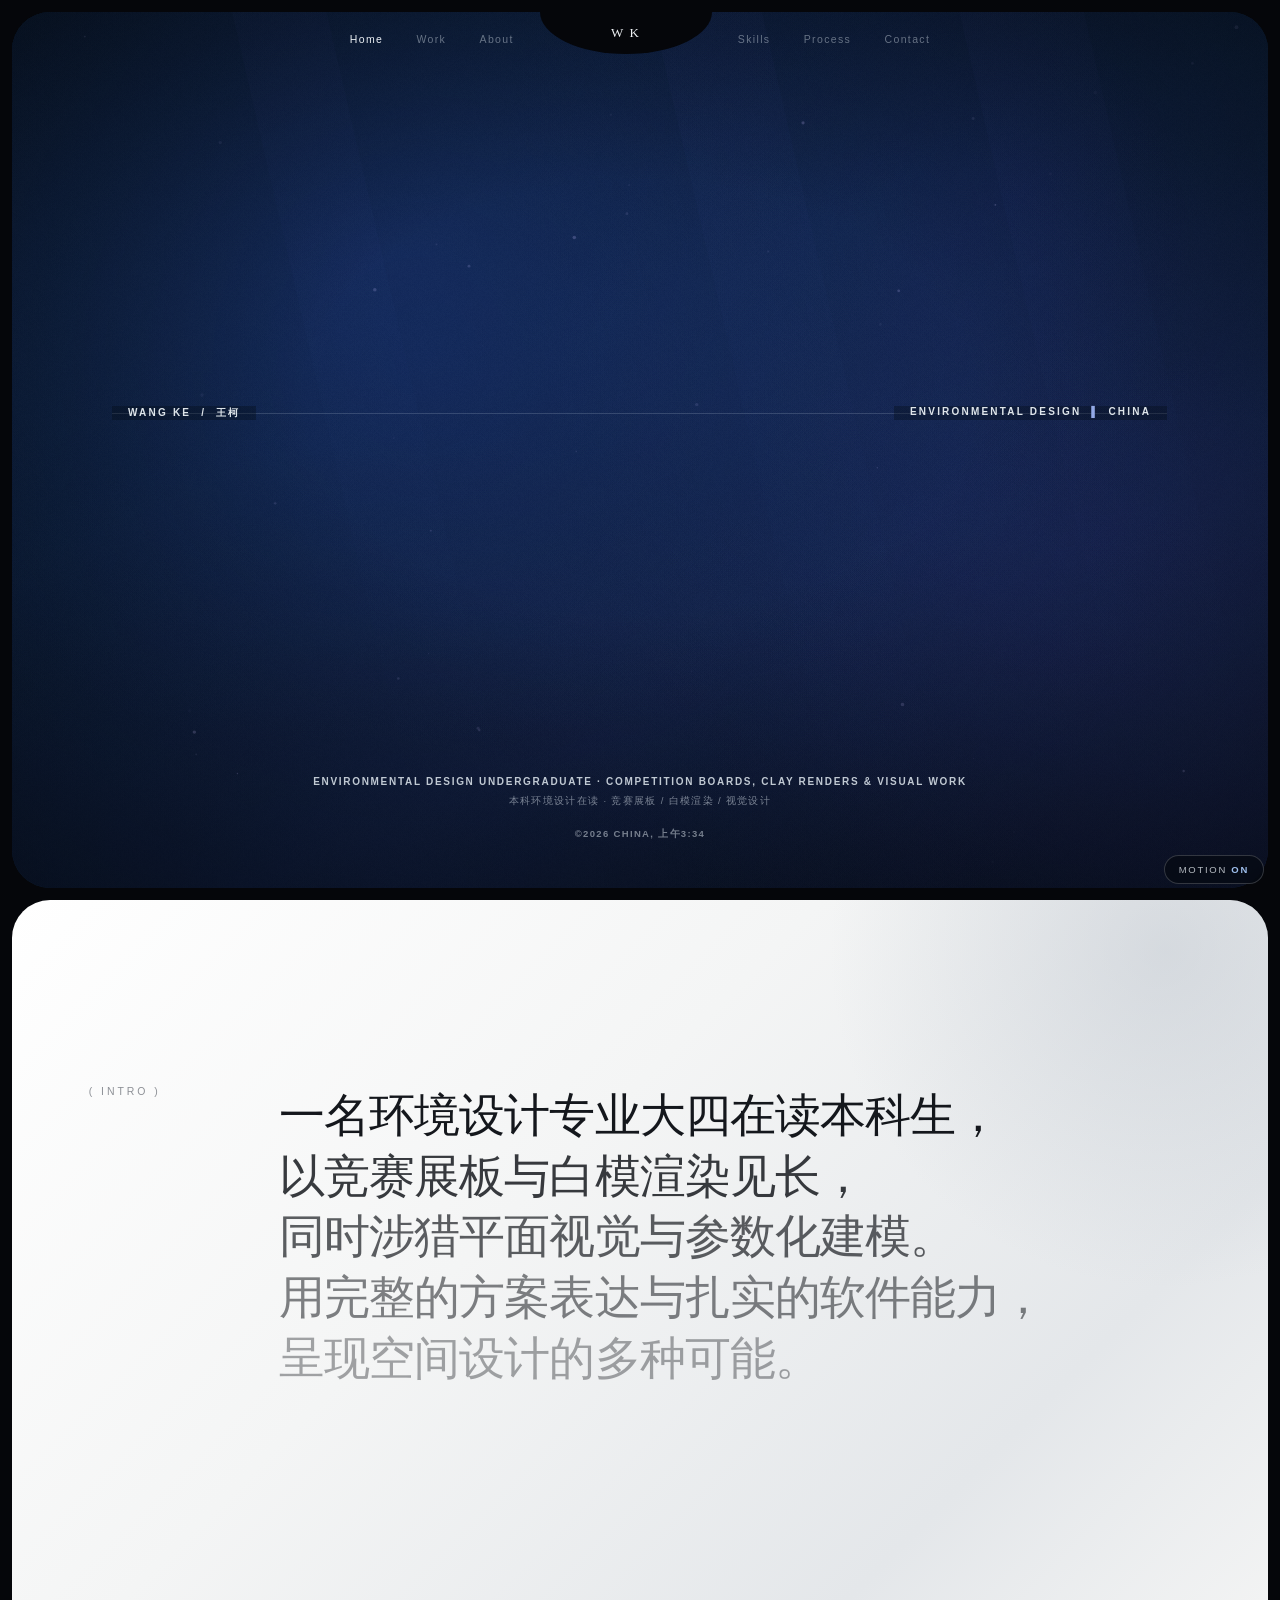
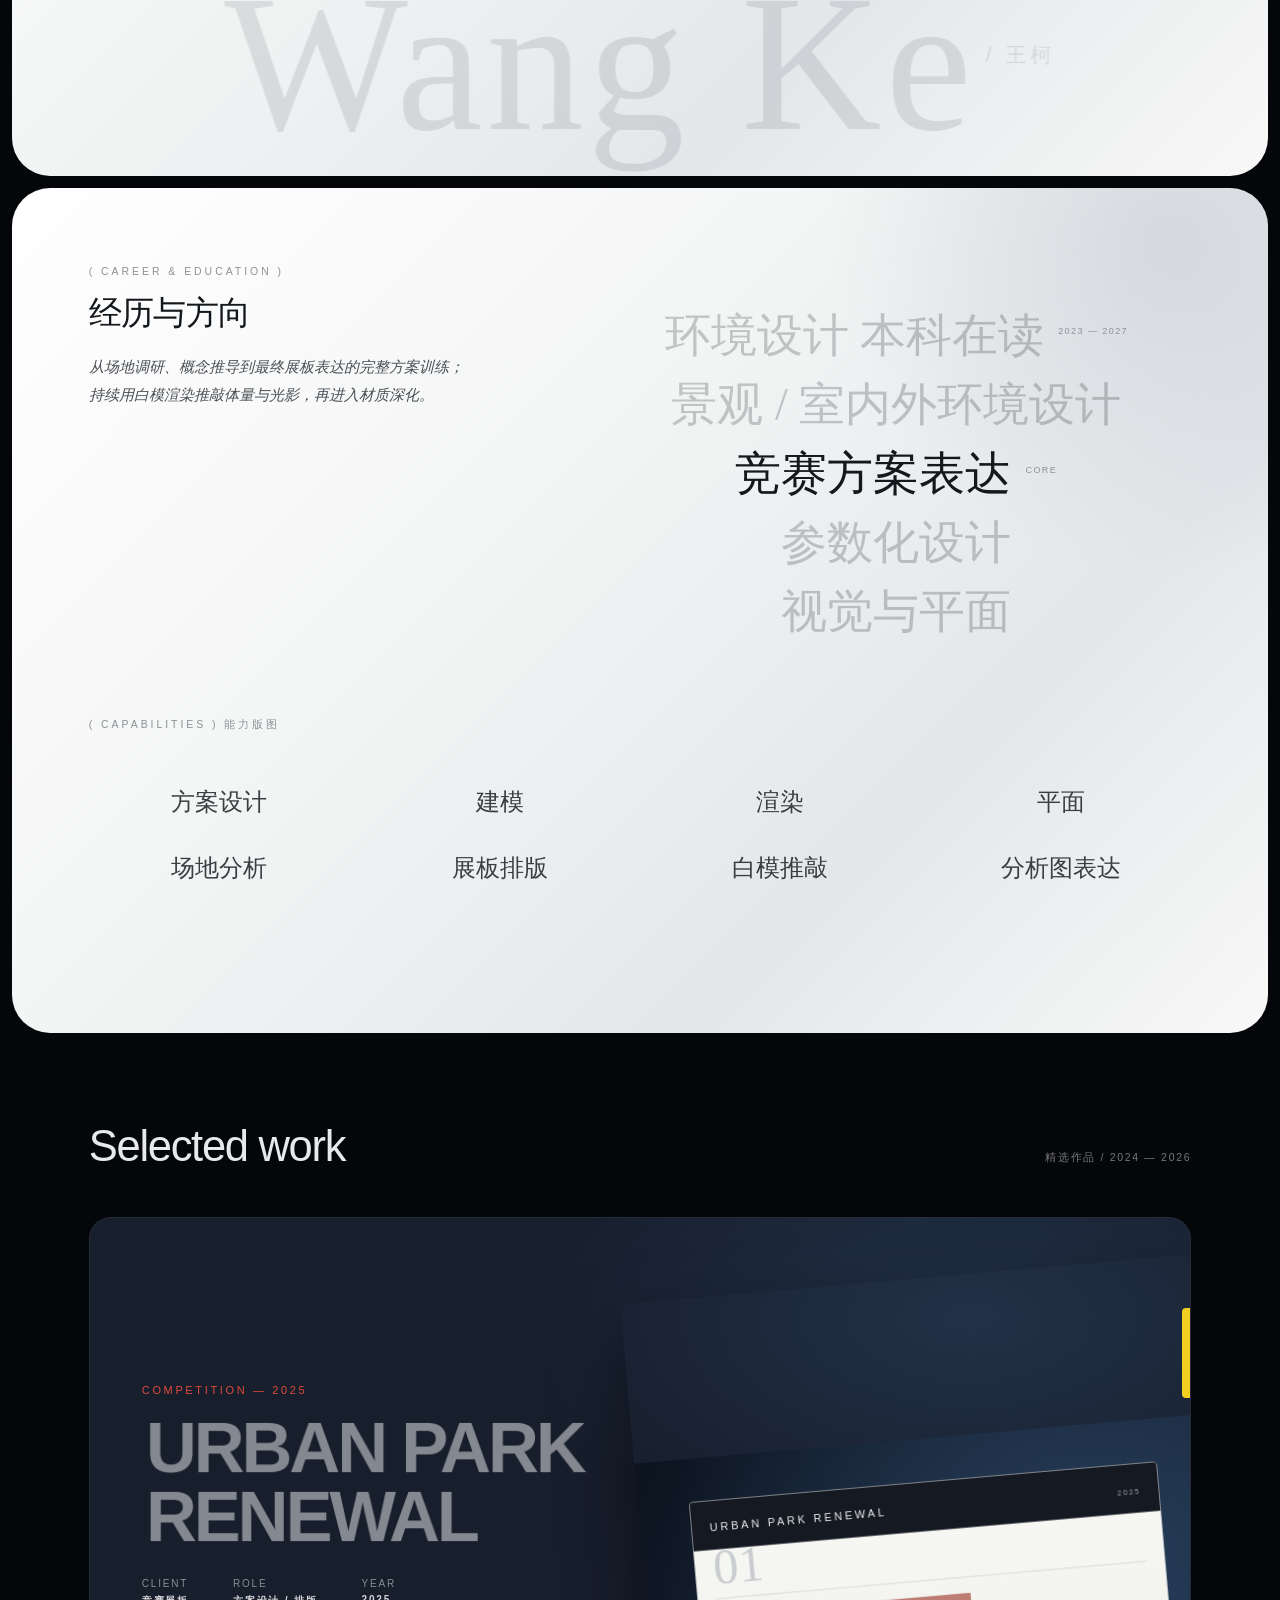
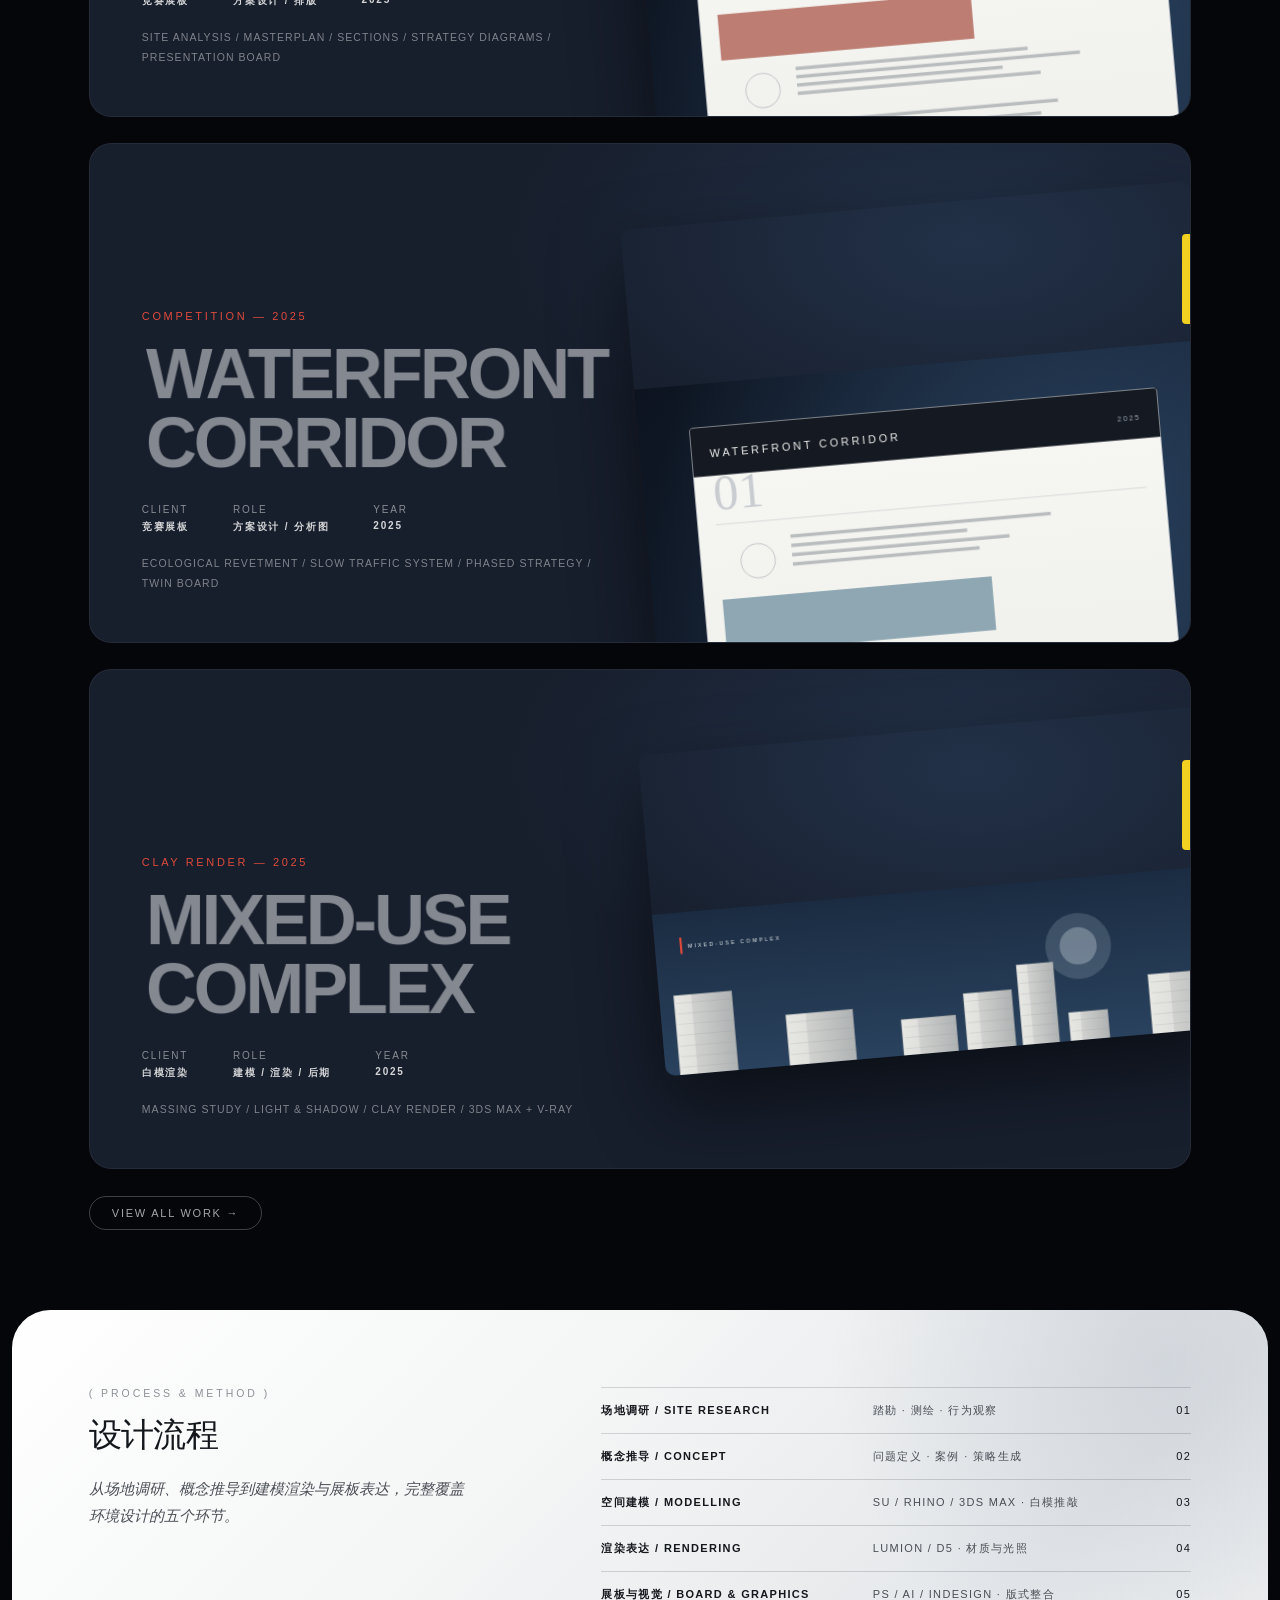
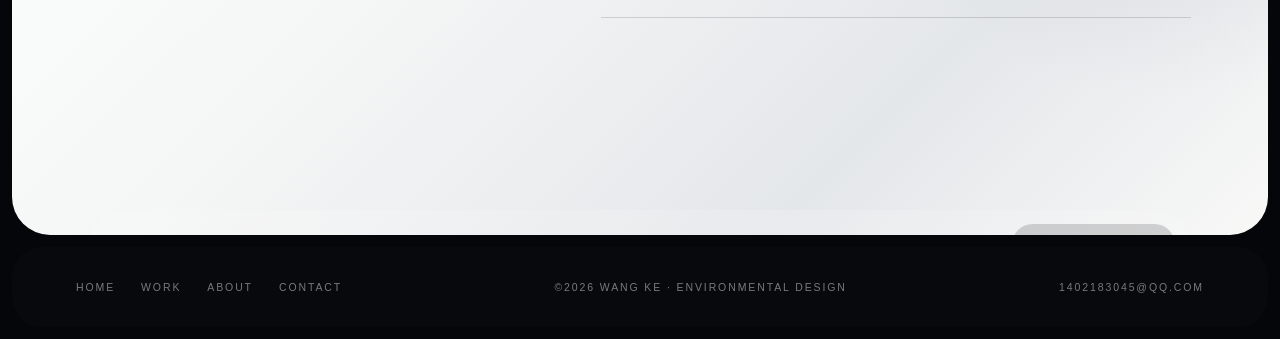
<file: index.html>
<!DOCTYPE html>
<html lang="zh-CN">
<head>
<meta charset="UTF-8">
<meta name="viewport" content="width=device-width, initial-scale=1">
<link rel="icon" href="data:,">
<title>Wang Ke 王柯 — Environmental Design</title>
<meta name="description" content="王柯 / Wang Ke · 环境设计作品集 — 竞赛展板、白模渲染与视觉设计">
<link rel="stylesheet" href="assets/style.css">
<link rel="stylesheet" href="assets/motion.css">
<script>document.documentElement.classList.add("js")</script>
</head>
<body>

<section class="sheet hero" id="home-hero">
  <!-- 动态深海光晕：两层极慢色相渐变 + canvas 呼吸光团（全程深蓝，无绿） -->
  <div class="sea-base"></div>
  <div class="sea-base sea-base-2"></div>
  <canvas class="sea-canvas" id="sea-canvas"></canvas>
  <div class="sea-vignette"></div>

  <!-- 顶部「两侧小导航 + 中央 WK 半椭圆缺口」由 app.js 统一注入，照抄参考站 -->

  <!-- 中部：一条发丝线 + 两侧全大写小字（首屏退场动效作用对象） -->
  <div class="hero-inner" data-m="hero">
    <div class="hero-center-line">
      <span>Wang Ke&nbsp; / &nbsp;王柯</span>
      <span>Environmental Design&nbsp; <i>▌</i>&nbsp; China</span>
    </div>
  </div>

  <!-- 底部：三行小字 + 实时时间（参考站 ©2025 LONDON, UK 上午11:55） -->
  <div class="hero-foot" data-m="hero">
    <p>Environmental design undergraduate · competition boards, clay renders &amp; visual work</p>
    <p>本科环境设计在读 · 竞赛展板 / 白模渲染 / 视觉设计</p>
    <small id="clock">©2026 CHINA, 下午3:37</small>
  </div>
</section>

<section class="sheet light">
  <div class="sheet-inner">
    <div class="intro-grid">
      <div class="eyebrow rv">( Intro )</div>
      <div class="quote">
        <p class="h-lg">
          <span class="ln" data-m="line">一名环境设计专业大四在读本科生，</span>
          <span class="ln" data-m="line">以竞赛展板与白模渲染见长，</span>
          <span class="ln" data-m="line">同时涉猎平面视觉与参数化建模。</span>
          <span class="ln" data-m="line">用完整的方案表达与扎实的软件能力，</span>
          <span class="ln" data-m="line">呈现空间设计的多种可能。</span>
        </p>
      </div>
    </div>
  </div>
  <div class="watermark" data-m="zoom">Wang Ke<sup> / 王柯</sup></div>
</section>

<section class="sheet light tight">
  <div class="sheet-inner">
    <div class="editorial">
      <div class="col rv">
        <div class="eyebrow">( Career &amp; Education )</div>
        <h3>经历与方向</h3>
        <p>从场地调研、概念推导到最终展板表达的完整方案训练；持续用白模渲染推敲体量与光影，再进入材质深化。</p>
      </div>
      <div class="rv">
        <ul class="career">
          <li>环境设计 本科在读<sup>2023 — 2027</sup></li>
          <li>景观 / 室内外环境设计</li>
          <li class="active">竞赛方案表达<sup>CORE</sup></li>
          <li>参数化设计</li>
          <li>视觉与平面</li>
        </ul>
      </div>
    </div>
    <div class="eyebrow rv" style="margin-bottom:24px">( Capabilities ) 能力版图</div>
    <div class="mark-grid rv">
      <span>方案设计</span><span>建模</span><span>渲染</span><span>平面</span>
      <span>场地分析</span><span>展板排版</span><span>白模推敲</span><span>分析图表达</span>
    </div>
  </div>
</section>

<section class="sheet dark">
  <div class="sheet-inner">
    <div class="section-label rv"><h2>Selected work</h2><span class="tiny">精选作品 / 2024 — 2026</span></div>
    <div id="featured"></div>
    <div style="margin-top:34px"><a class="pill" href="works.html">View all work →</a></div>
  </div>
</section>

<section class="sheet light tight" id="process">
  <div class="sheet-inner">
    <div class="editorial">
      <div class="col rv">
        <div class="eyebrow">( Process &amp; Method )</div>
        <h3>设计流程</h3>
        <p>从场地调研、概念推导到建模渲染与展板表达，完整覆盖环境设计的五个环节。</p>
      </div>
      <div class="rows rv" id="process-rows"></div>
    </div>
    <div class="cta-bar" data-m="cta">
      <span>Have a project in mind? / 欢迎交流合作</span>
      <a class="btn-dark" href="contact.html">Get in touch ⊕</a>
    </div>
  </div>
</section>

<footer class="footer">
  <div class="fl">
    <a href="index.html">Home</a><a href="works.html">Work</a><a href="about.html">About</a><a href="contact.html">Contact</a>
  </div>
  <span>©2026 Wang Ke · Environmental Design</span>
  <span>1402183045@qq.com</span>
</footer>

<script src="assets/works.js"></script>
<script src="assets/app.js"></script>
<script src="assets/sea-glow.js"></script>
<script src="assets/motion.js"></script>
</body>
</html>
</file>
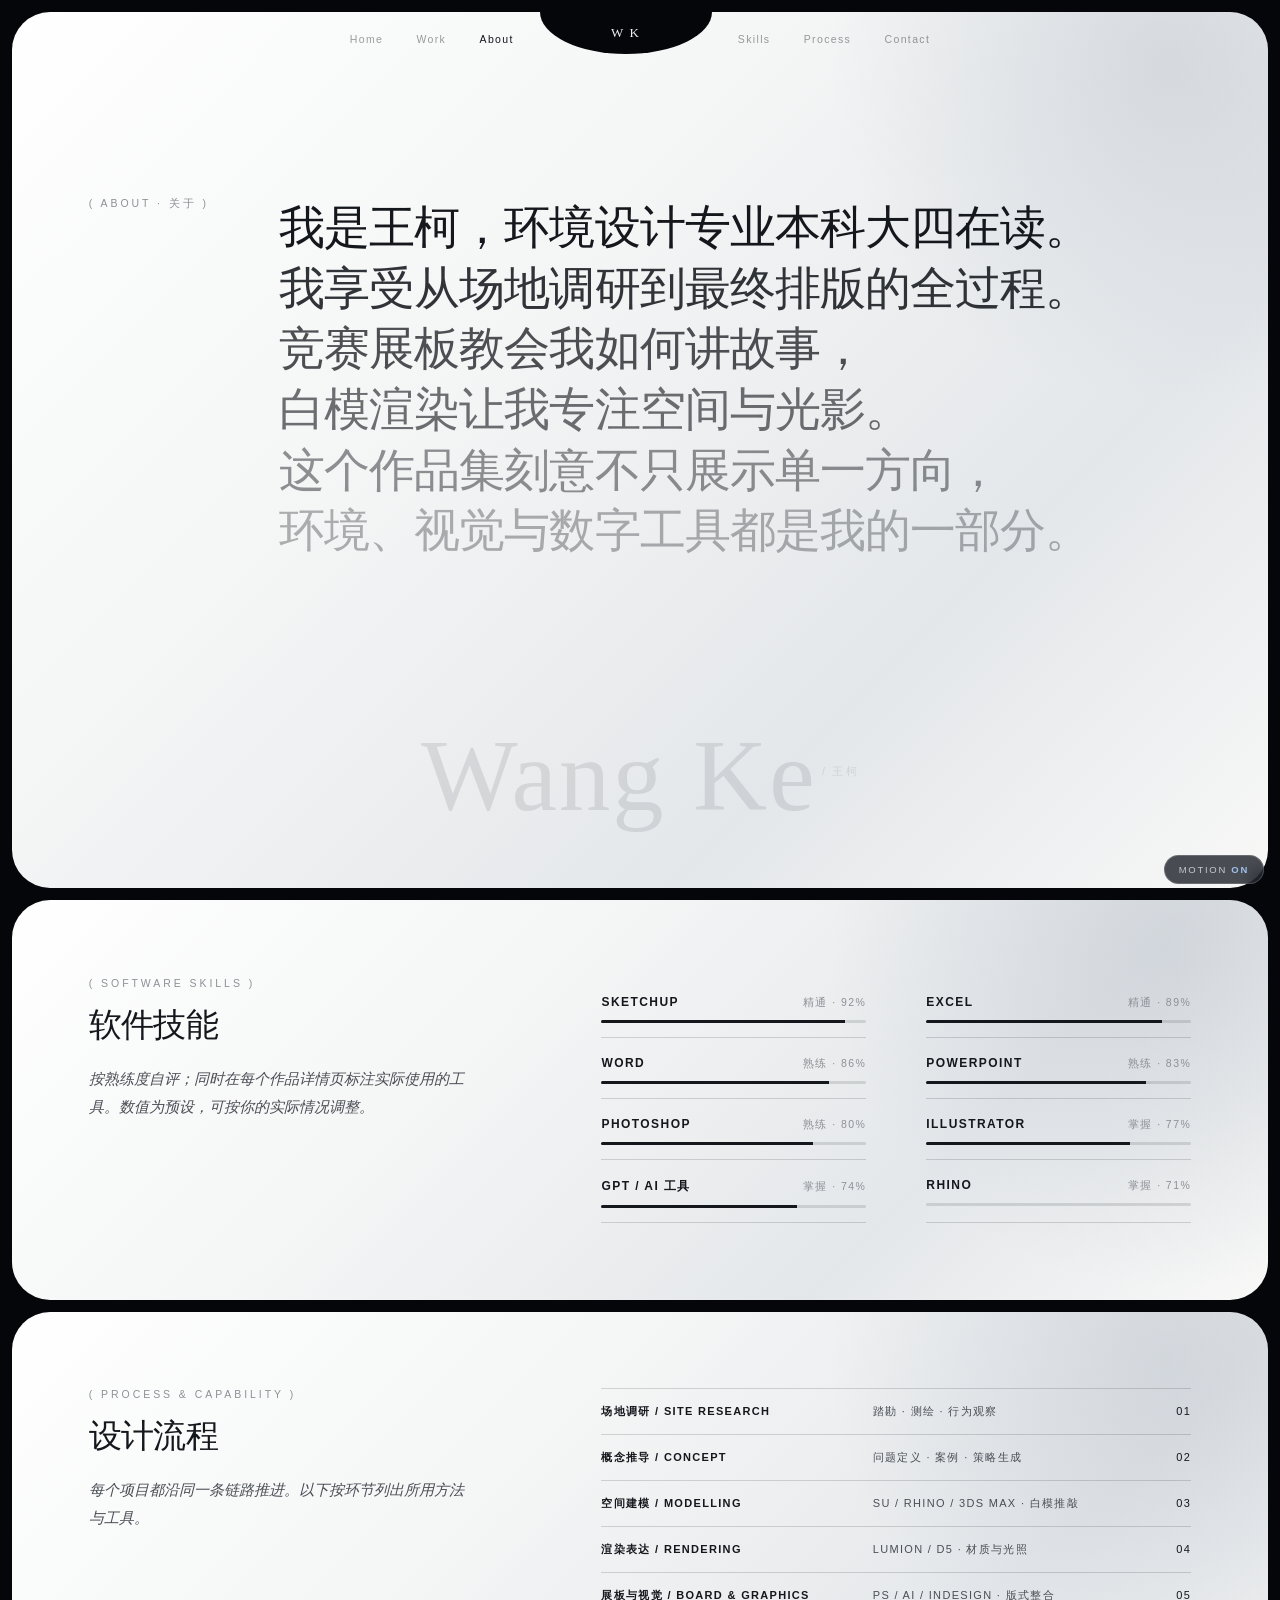
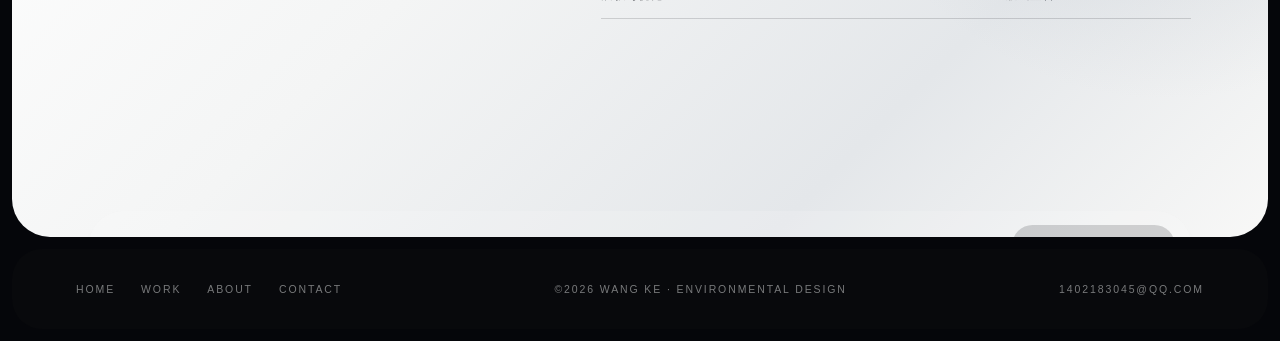
<file: about.html>
<!DOCTYPE html>
<html lang="zh-CN">
<head>
<meta charset="UTF-8">
<meta name="viewport" content="width=device-width, initial-scale=1">
<link rel="icon" href="data:,">
<title>About 关于 — Wang Ke 王柯</title>
<link rel="stylesheet" href="assets/style.css">
<link rel="stylesheet" href="assets/motion.css">
<script>document.documentElement.classList.add("js")</script>
</head>
<body>

<section class="sheet light">
  <div class="sheet-inner">
    <div class="intro-grid">
      <div class="eyebrow rv">( About · 关于 )</div>
      <div class="quote">
        <p class="h-lg">
          <span class="ln" data-m="line">我是王柯，环境设计专业本科大四在读。</span>
          <span class="ln" data-m="line">我享受从场地调研到最终排版的全过程。</span>
          <span class="ln" data-m="line">竞赛展板教会我如何讲故事，</span>
          <span class="ln" data-m="line">白模渲染让我专注空间与光影。</span>
          <span class="ln" data-m="line">这个作品集刻意不只展示单一方向，</span>
          <span class="ln" data-m="line">环境、视觉与数字工具都是我的一部分。</span>
        </p>
      </div>
    </div>
  </div>
  <div class="watermark">Wang Ke<sup> / 王柯</sup></div>
</section>

<section class="sheet light tight" id="skills">
  <div class="sheet-inner">
    <div class="editorial">
      <div class="col rv">
        <div class="eyebrow">( Software skills )</div>
        <h3>软件技能</h3>
        <p>按熟练度自评；同时在每个作品详情页标注实际使用的工具。数值为预设，可按你的实际情况调整。</p>
      </div>
      <div class="skill-grid rv" id="skill-grid"></div>
    </div>
  </div>
</section>

<section class="sheet light tight">
  <div class="sheet-inner">
    <div class="editorial">
      <div class="col rv">
        <div class="eyebrow">( Process &amp; Capability )</div>
        <h3>设计流程</h3>
        <p>每个项目都沿同一条链路推进。以下按环节列出所用方法与工具。</p>
      </div>
      <div class="rows rv" id="process-rows"></div>
    </div>
    <div class="cta-bar" data-m="cta">
      <span>Want to talk about the process? / 想聊聊设计流程</span>
      <a class="btn-dark" href="contact.html">Get in touch ⊕</a>
    </div>
  </div>
</section>

<footer class="footer">
  <div class="fl"><a href="index.html">Home</a><a href="works.html">Work</a><a href="about.html">About</a><a href="contact.html">Contact</a></div>
  <span>©2026 Wang Ke · Environmental Design</span>
  <span>1402183045@qq.com</span>
</footer>

<script src="assets/works.js"></script>
<script src="assets/app.js"></script>
<script src="assets/motion.js"></script>
</body>
</html>
</file>
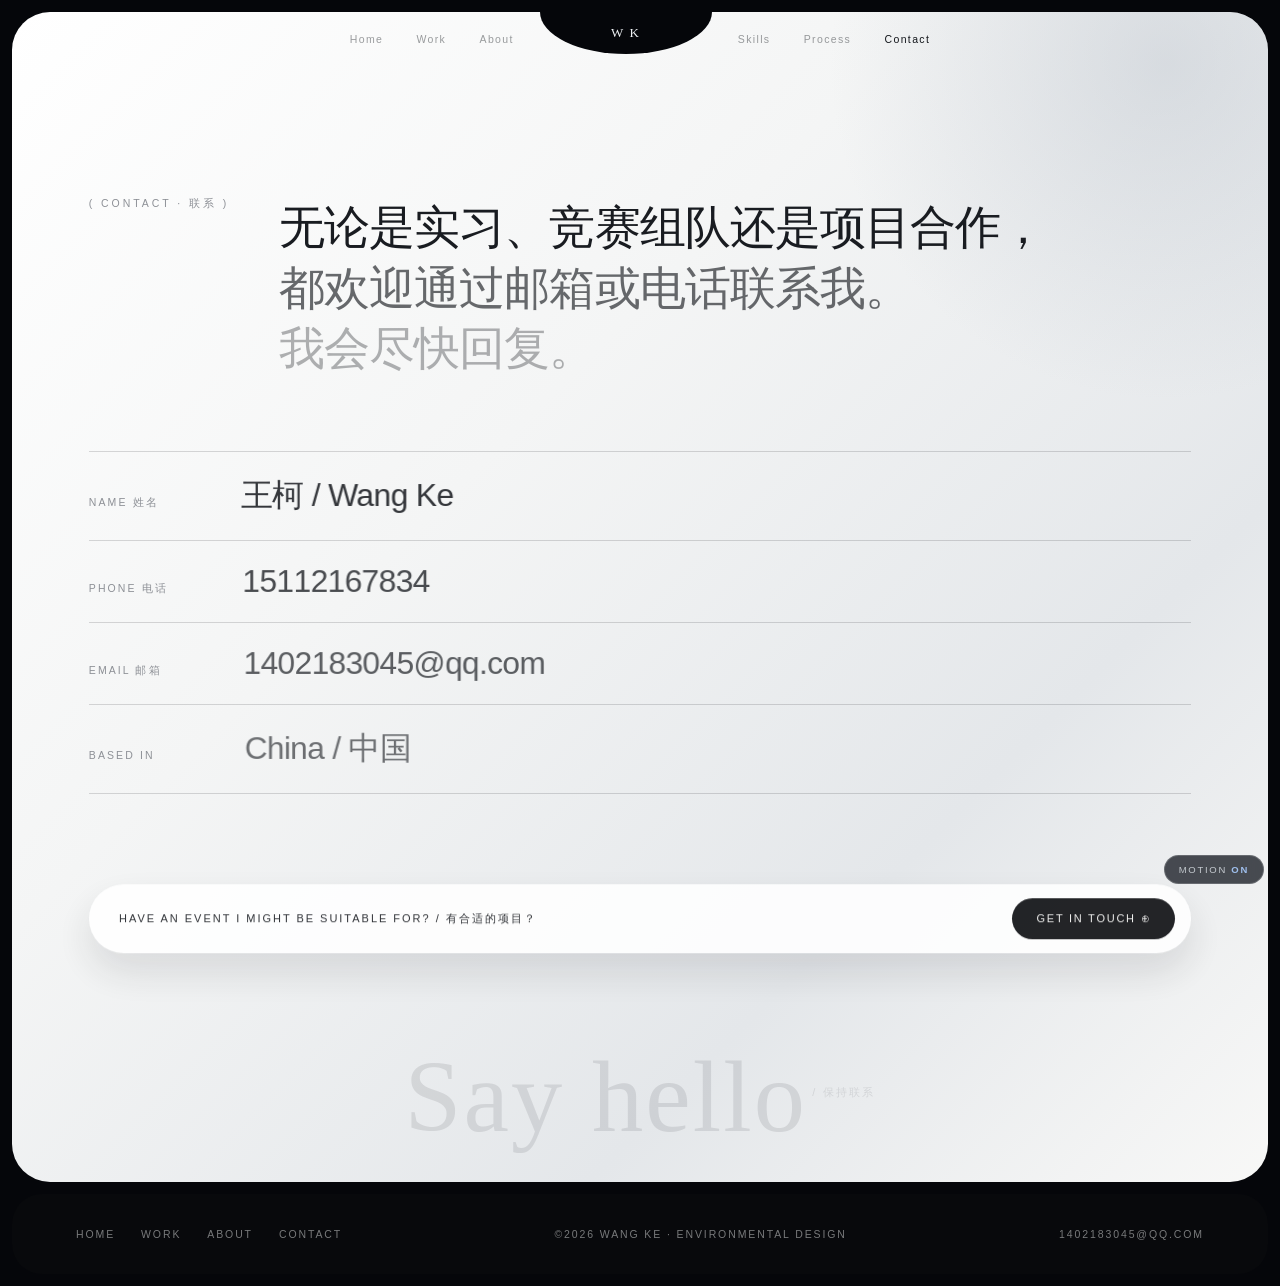
<file: contact.html>
<!DOCTYPE html>
<html lang="zh-CN">
<head>
<meta charset="UTF-8">
<meta name="viewport" content="width=device-width, initial-scale=1">
<link rel="icon" href="data:,">
<title>Contact 联系 — Wang Ke 王柯</title>
<link rel="stylesheet" href="assets/style.css">
<link rel="stylesheet" href="assets/motion.css">
<script>document.documentElement.classList.add("js")</script>
</head>
<body>

<section class="sheet light">
  <div class="sheet-inner" style="padding-bottom:170px">
    <div class="intro-grid">
      <div class="eyebrow rv">( Contact · 联系 )</div>
      <div class="quote">
        <p class="h-lg">
          <span class="ln" data-m="line">无论是实习、竞赛组队还是项目合作，</span>
          <span class="ln" data-m="line">都欢迎通过邮箱或电话联系我。</span>
          <span class="ln" data-m="line">我会尽快回复。</span>
        </p>
      </div>
    </div>
    <div class="contact-list rv">
      <div class="ci"><span class="k">Name 姓名</span><span class="v" data-m="copy">王柯 / Wang Ke</span></div>
      <div class="ci"><span class="k">Phone 电话</span><span class="v" data-m="copy"><a href="tel:15112167834">15112167834</a></span></div>
      <div class="ci"><span class="k">Email 邮箱</span><span class="v" data-m="copy"><a href="mailto:1402183045@qq.com">1402183045@qq.com</a></span></div>
      <div class="ci"><span class="k">Based in</span><span class="v" data-m="copy">China / 中国</span></div>
    </div>
    <div class="cta-bar" data-m="cta">
      <span>Have an event I might be suitable for? / 有合适的项目？</span>
      <a class="btn-dark" href="mailto:1402183045@qq.com">Get in touch ⊕</a>
    </div>
  </div>
  <div class="watermark" style="bottom:3vh">Say hello<sup> / 保持联系</sup></div>
</section>

<footer class="footer">
  <div class="fl"><a href="index.html">Home</a><a href="works.html">Work</a><a href="about.html">About</a><a href="contact.html">Contact</a></div>
  <span>©2026 Wang Ke · Environmental Design</span>
  <span>1402183045@qq.com</span>
</footer>

<script src="assets/works.js"></script>
<script src="assets/app.js"></script>
<script src="assets/motion.js"></script>
</body>
</html>
</file>
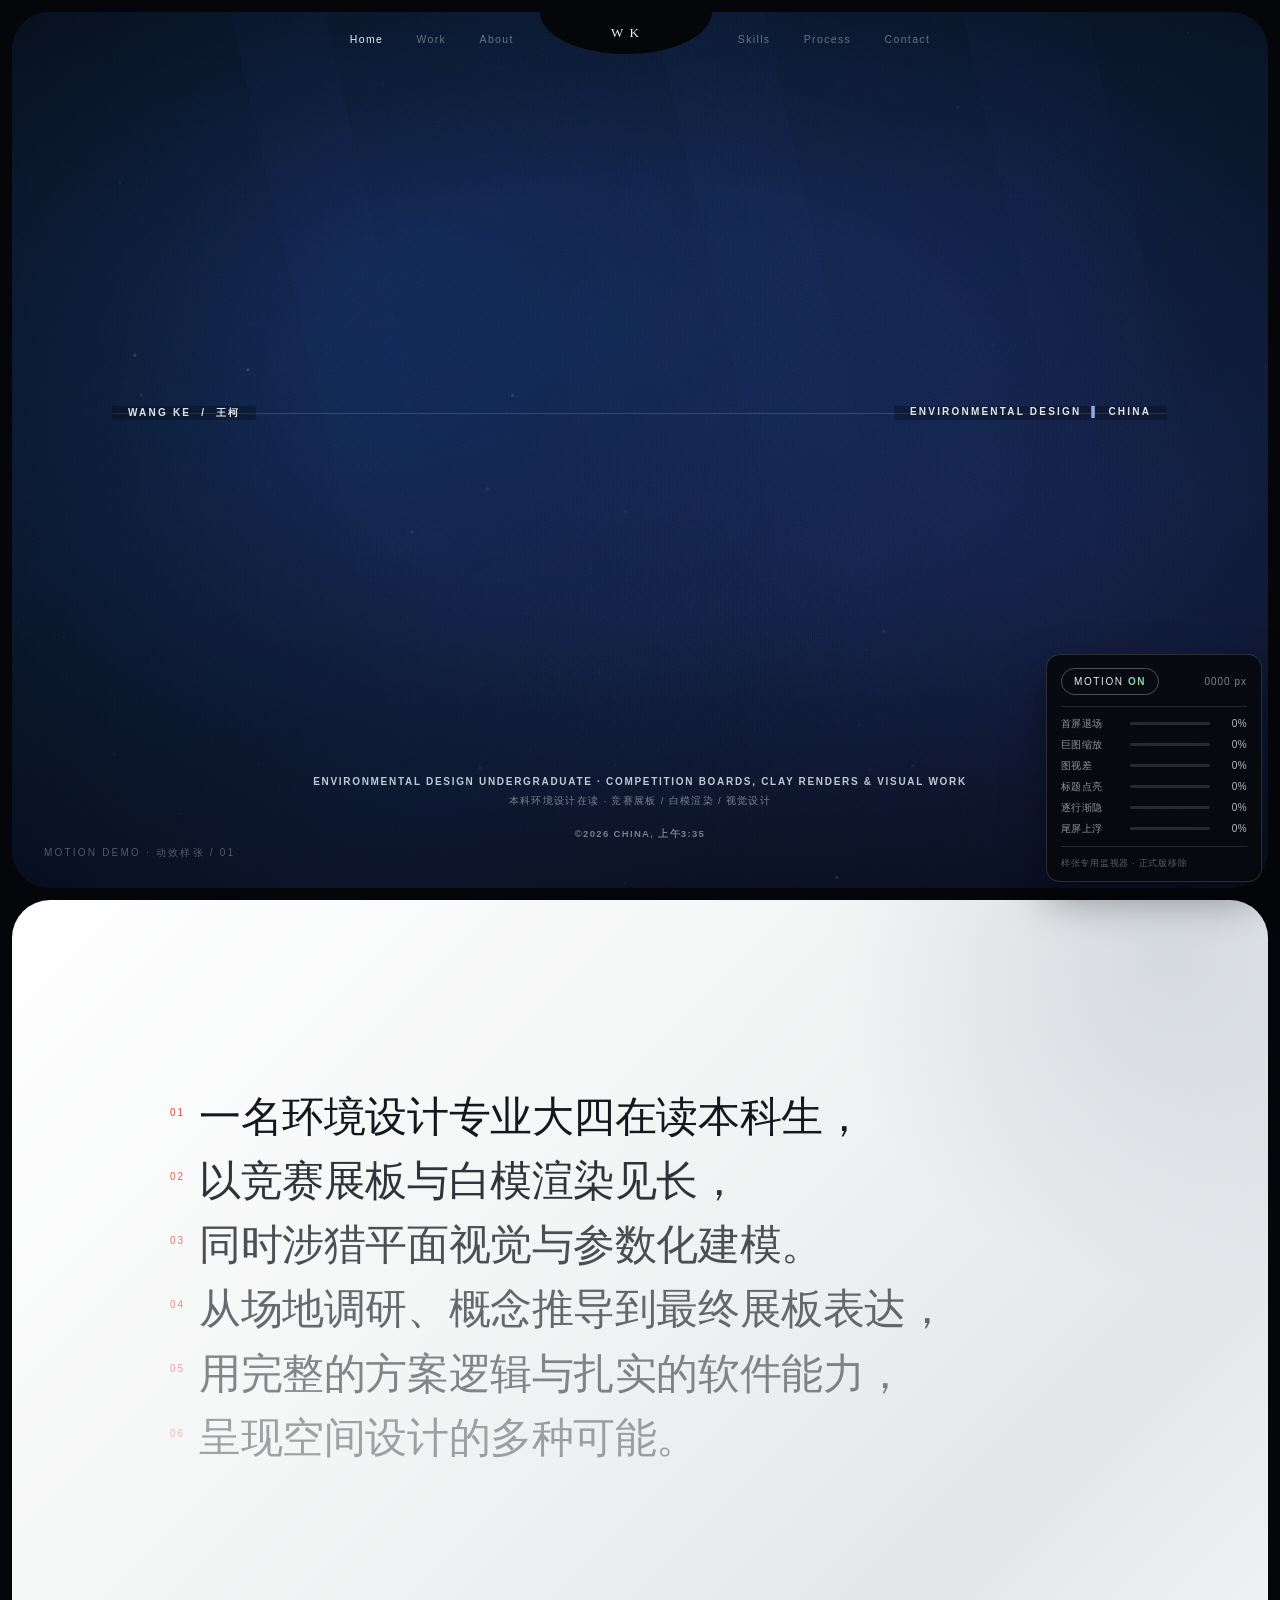
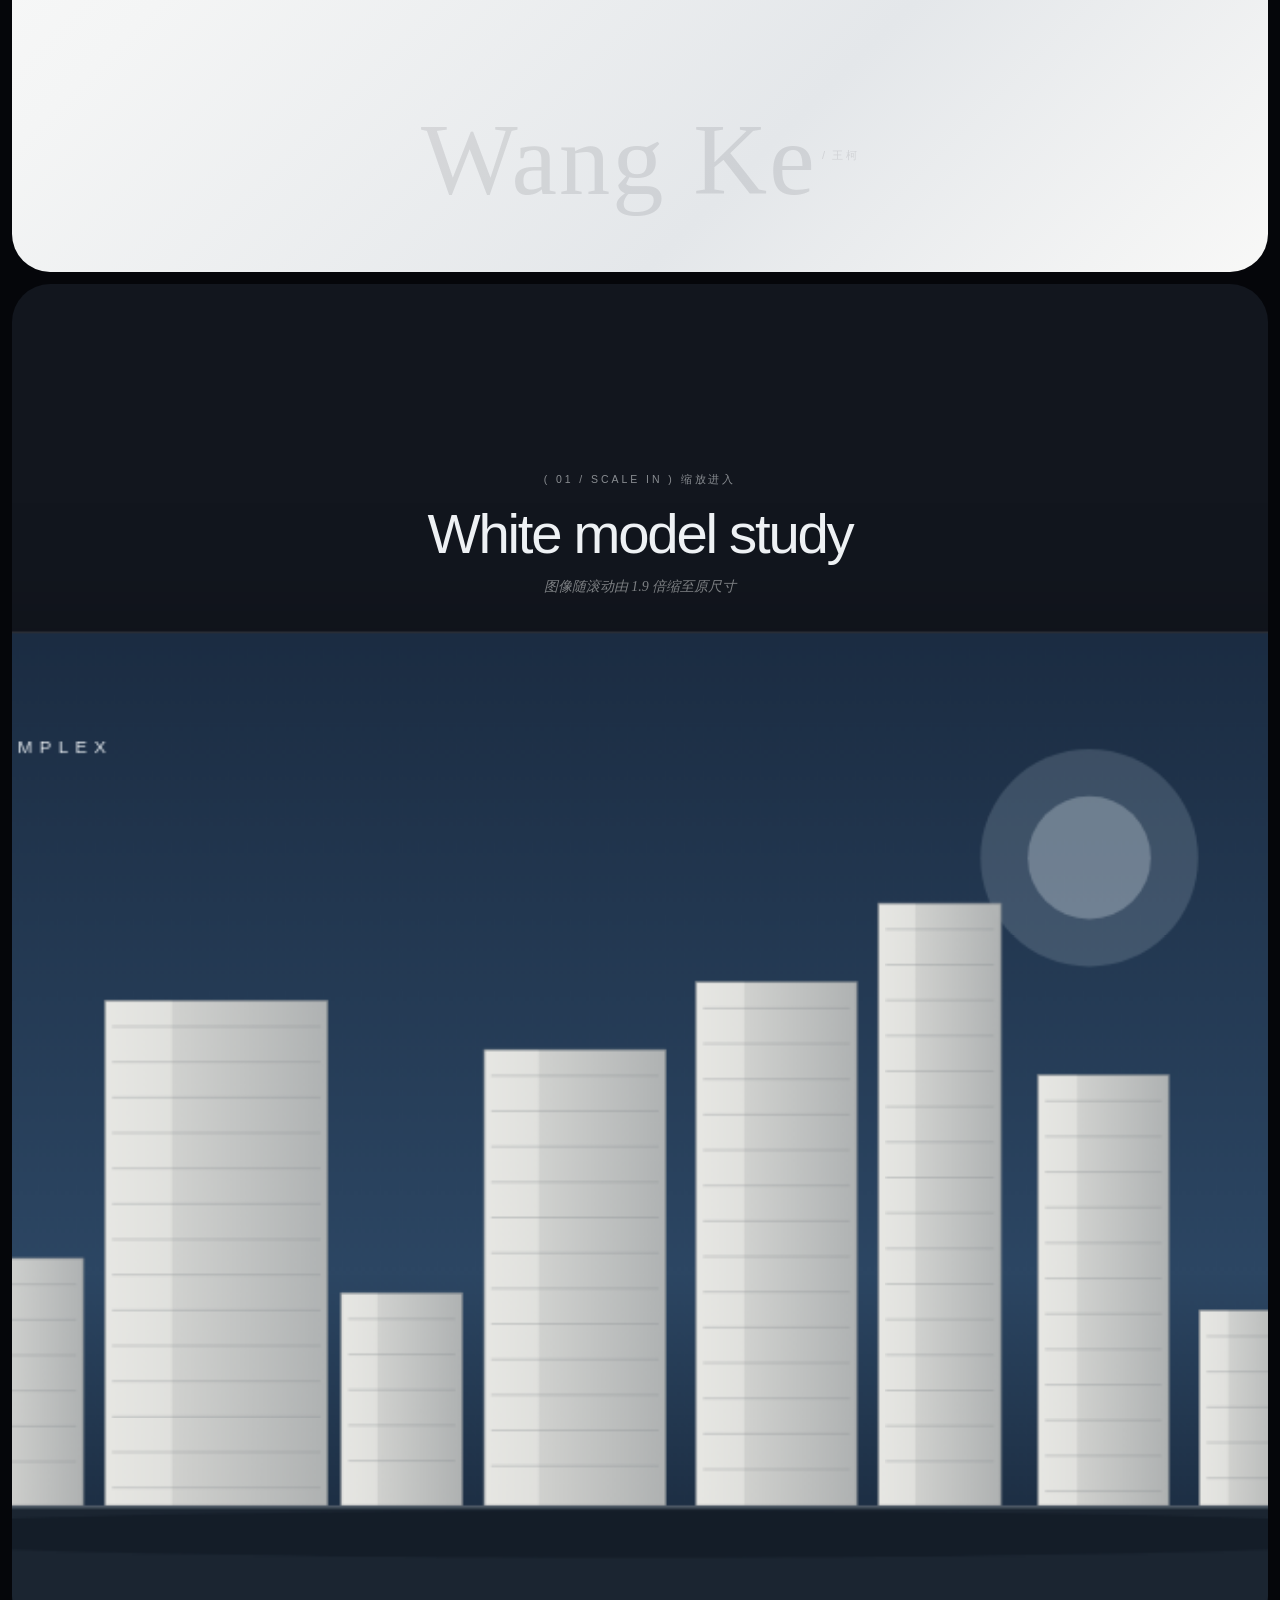
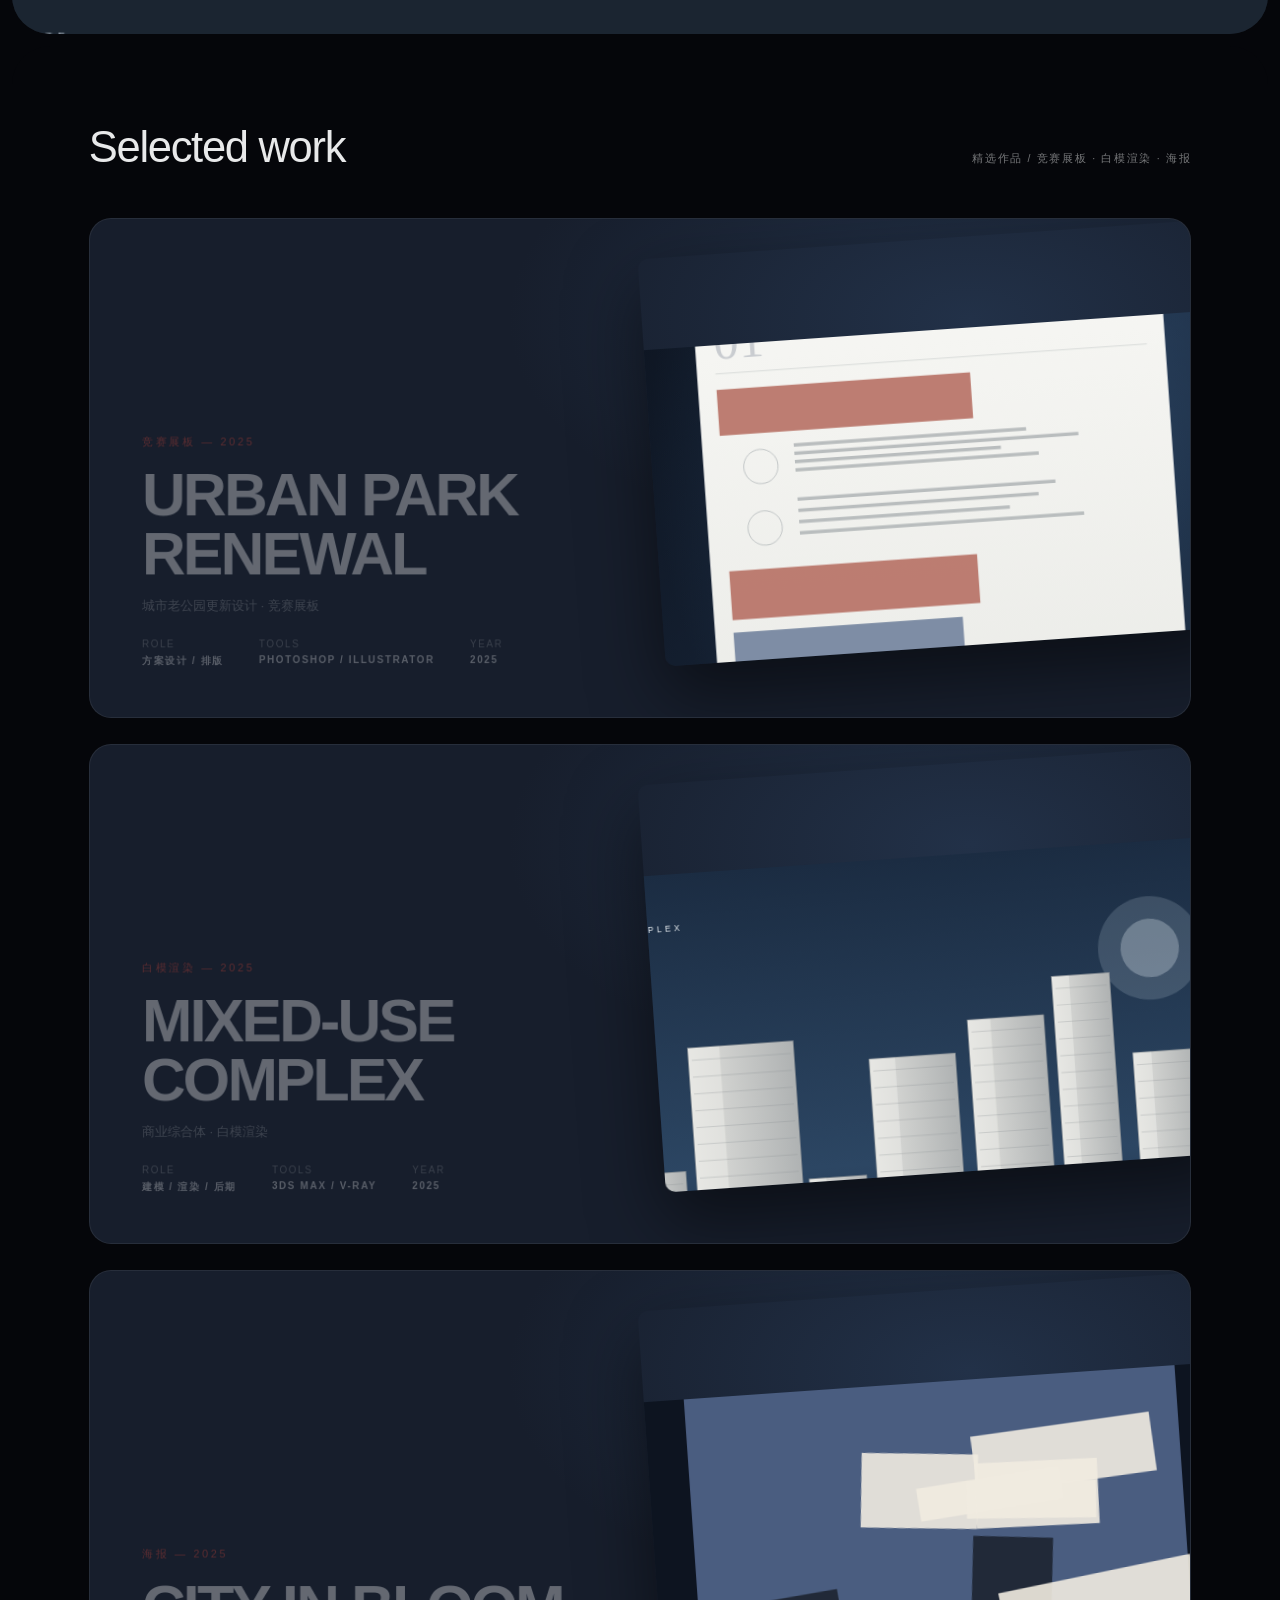
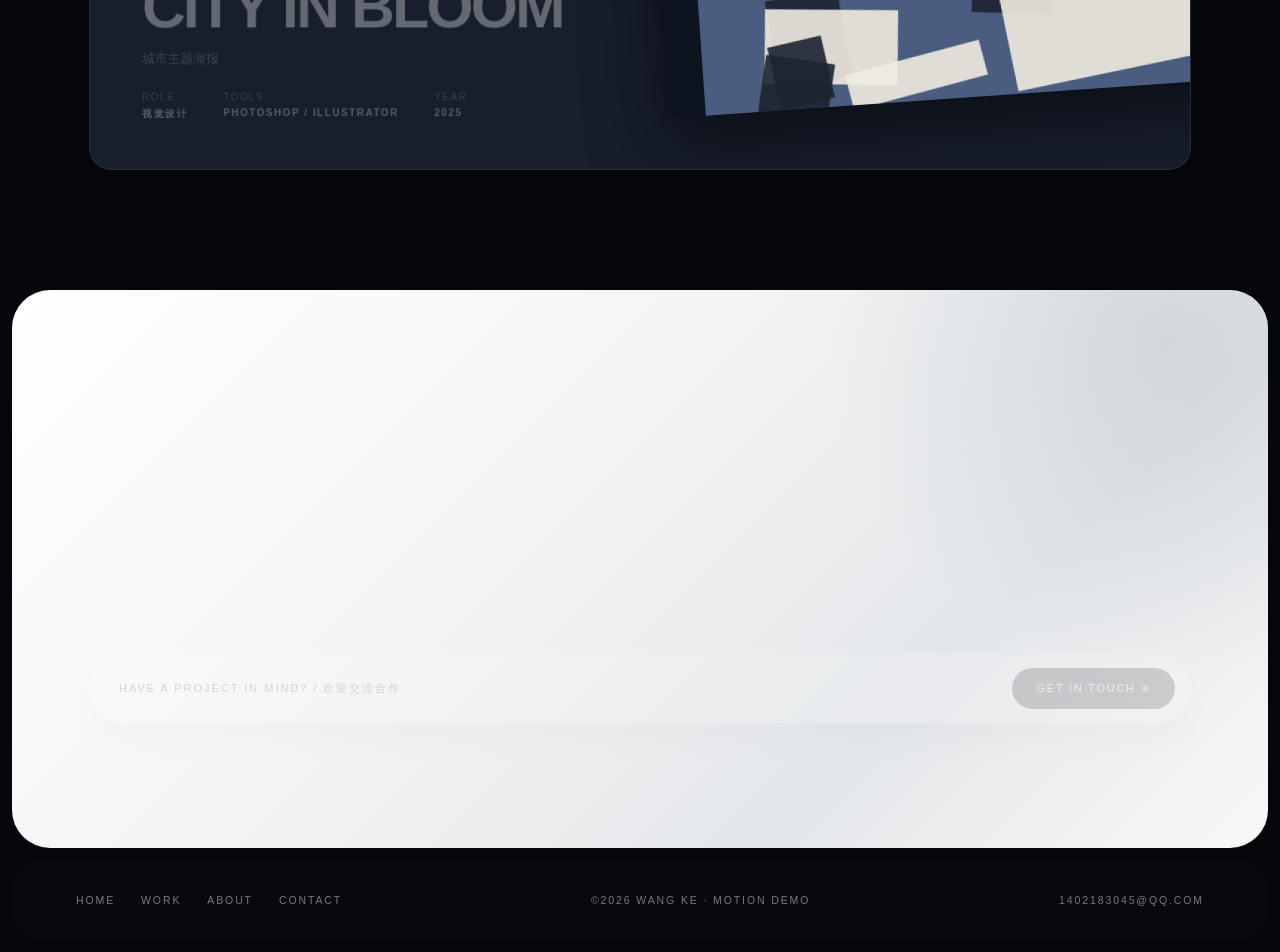
<file: motion-demo.html>
<!DOCTYPE html>
<html lang="zh-CN">
<head>
<meta charset="UTF-8">
<meta name="viewport" content="width=device-width, initial-scale=1">
<link rel="icon" href="data:,">
<title>动效样张 / Motion Demo — 王柯 Wang Ke</title>
<link rel="stylesheet" href="assets/style.css">
<link rel="stylesheet" href="assets/motion-demo.css">
</head>
<body>

<!-- 1 · 首屏：深海梦幻渐变 + 顶部缺口 + 发丝线 + 实时时间 -->
<section class="sheet hero" id="md-hero">
  <!-- 颜色本身在极慢地持续渐变（两层不同周期叠加，永不重复） -->
  <div class="md-sea" id="md-sea"></div>
  <div class="md-sea md-sea-2" aria-hidden="true"></div>
  <!-- 水下光柱 / 雾团 / 浮游微粒 / 细噪点 -->
  <canvas class="md-glow" id="md-glow"></canvas>
  <div class="md-vignette" aria-hidden="true"></div>

  <!-- 顶部：黑色圆形缺口 + 两侧小字导航（照抄参考站首屏） -->
  <header class="md-topbar">
    <nav class="md-nav">
      <a class="on" href="#md-hero">Home</a>
      <a href="#md-works">Work</a>
      <a href="#md-intro">About</a>
    </nav>
    <div class="md-notch">W&nbsp;K</div>
    <nav class="md-nav">
      <a href="#md-zoom">Skills</a>
      <a href="#md-intro">Process</a>
      <a href="contact.html">Contact</a>
    </nav>
  </header>

  <!-- 中部：一条发丝线 + 两侧全大写小字（首屏退场动效作用对象） -->
  <div class="md-hero-inner" data-m="hero">
    <div class="md-center-line">
      <span>Wang Ke&nbsp; / &nbsp;王柯</span>
      <span>Environmental Design&nbsp; <i>▌</i>&nbsp; China</span>
    </div>
  </div>

  <!-- 底部：三行小字 + 实时时间（照抄参考站 ©2025 LONDON, UK 上午11:55） -->
  <div class="md-hero-foot" data-m="hero">
    <p>Environmental design undergraduate · competition boards, clay renders &amp; visual work</p>
    <p>本科环境设计在读 · 竞赛展板 / 白模渲染 / 视觉设计</p>
    <small id="md-clock">©2026 CHINA, 下午2:42</small>
  </div>

  <div class="md-badge">Motion demo · 动效样张 / 01</div>
</section>

<!-- 2 · 浅色大纸：履历文字逐行渐隐 -->
<section class="sheet light" id="md-intro">
  <div class="sheet-inner">
    <div class="md-lines">
      <p class="md-line" data-m="line"><span class="num">01</span>一名环境设计专业大四在读本科生，</p>
      <p class="md-line" data-m="line"><span class="num">02</span>以竞赛展板与白模渲染见长，</p>
      <p class="md-line" data-m="line"><span class="num">03</span>同时涉猎平面视觉与参数化建模。</p>
      <p class="md-line" data-m="line"><span class="num">04</span>从场地调研、概念推导到最终展板表达，</p>
      <p class="md-line" data-m="line"><span class="num">05</span>用完整的方案逻辑与扎实的软件能力，</p>
      <p class="md-line" data-m="line"><span class="num">06</span>呈现空间设计的多种可能。</p>
    </div>
  </div>
  <div class="watermark">Wang Ke<sup> / 王柯</sup></div>
</section>

<!-- 3 · 巨幅图像缩放进入 -->
<section class="sheet navy" id="md-zoom">
  <div class="md-zoom-cap">
    <div class="eyebrow light">( 01 / Scale in ) 缩放进入</div>
    <h2>White model study</h2>
    <p>图像随滚动由 1.9 倍缩至原尺寸</p>
  </div>
  <div class="md-zoom-figure" data-m="zoom">
    <img id="md-zoom-img" alt="白模渲染占位图">
  </div>
</section>

<!-- 4 · 深色作品区：视差 + 标题逐条点亮 -->
<section class="sheet dark" id="md-works">
  <div class="sheet-inner">
    <div class="section-label"><h2>Selected work</h2><span class="tiny">精选作品 / 竞赛展板 · 白模渲染 · 海报</span></div>
    <div class="md-cards" id="md-cards"></div>
  </div>
</section>

<!-- 5 · 尾屏联系条上浮 -->
<section class="sheet light tight" id="md-cta">
  <div class="sheet-inner">
    <div class="cta-bar" data-m="cta">
      <span>Have a project in mind? / 欢迎交流合作</span>
      <a class="btn-dark" href="contact.html">Get in touch ⊕</a>
    </div>
  </div>
</section>

<footer class="footer">
  <div class="fl">
    <a href="index.html">Home</a><a href="works.html">Work</a><a href="about.html">About</a><a href="contact.html">Contact</a>
  </div>
  <span>©2026 Wang Ke · Motion demo</span>
  <span>1402183045@qq.com</span>
</footer>

<!-- 样张专用监视器：正式版移除 -->
<div class="md-hud">
  <div class="md-hud-top">
    <button class="md-toggle" id="md-toggle" aria-pressed="true">MOTION <b>ON</b></button>
    <span class="md-y" id="md-y">0000 px</span>
  </div>
  <div class="md-bars" id="md-bars"></div>
  <div class="md-note" id="md-note">样张专用监视器 · 正式版移除</div>
</div>

<script src="assets/works.js"></script>
<script src="assets/app.js"></script>
<script src="assets/motion-demo.js"></script>
</body>
</html>
</file>
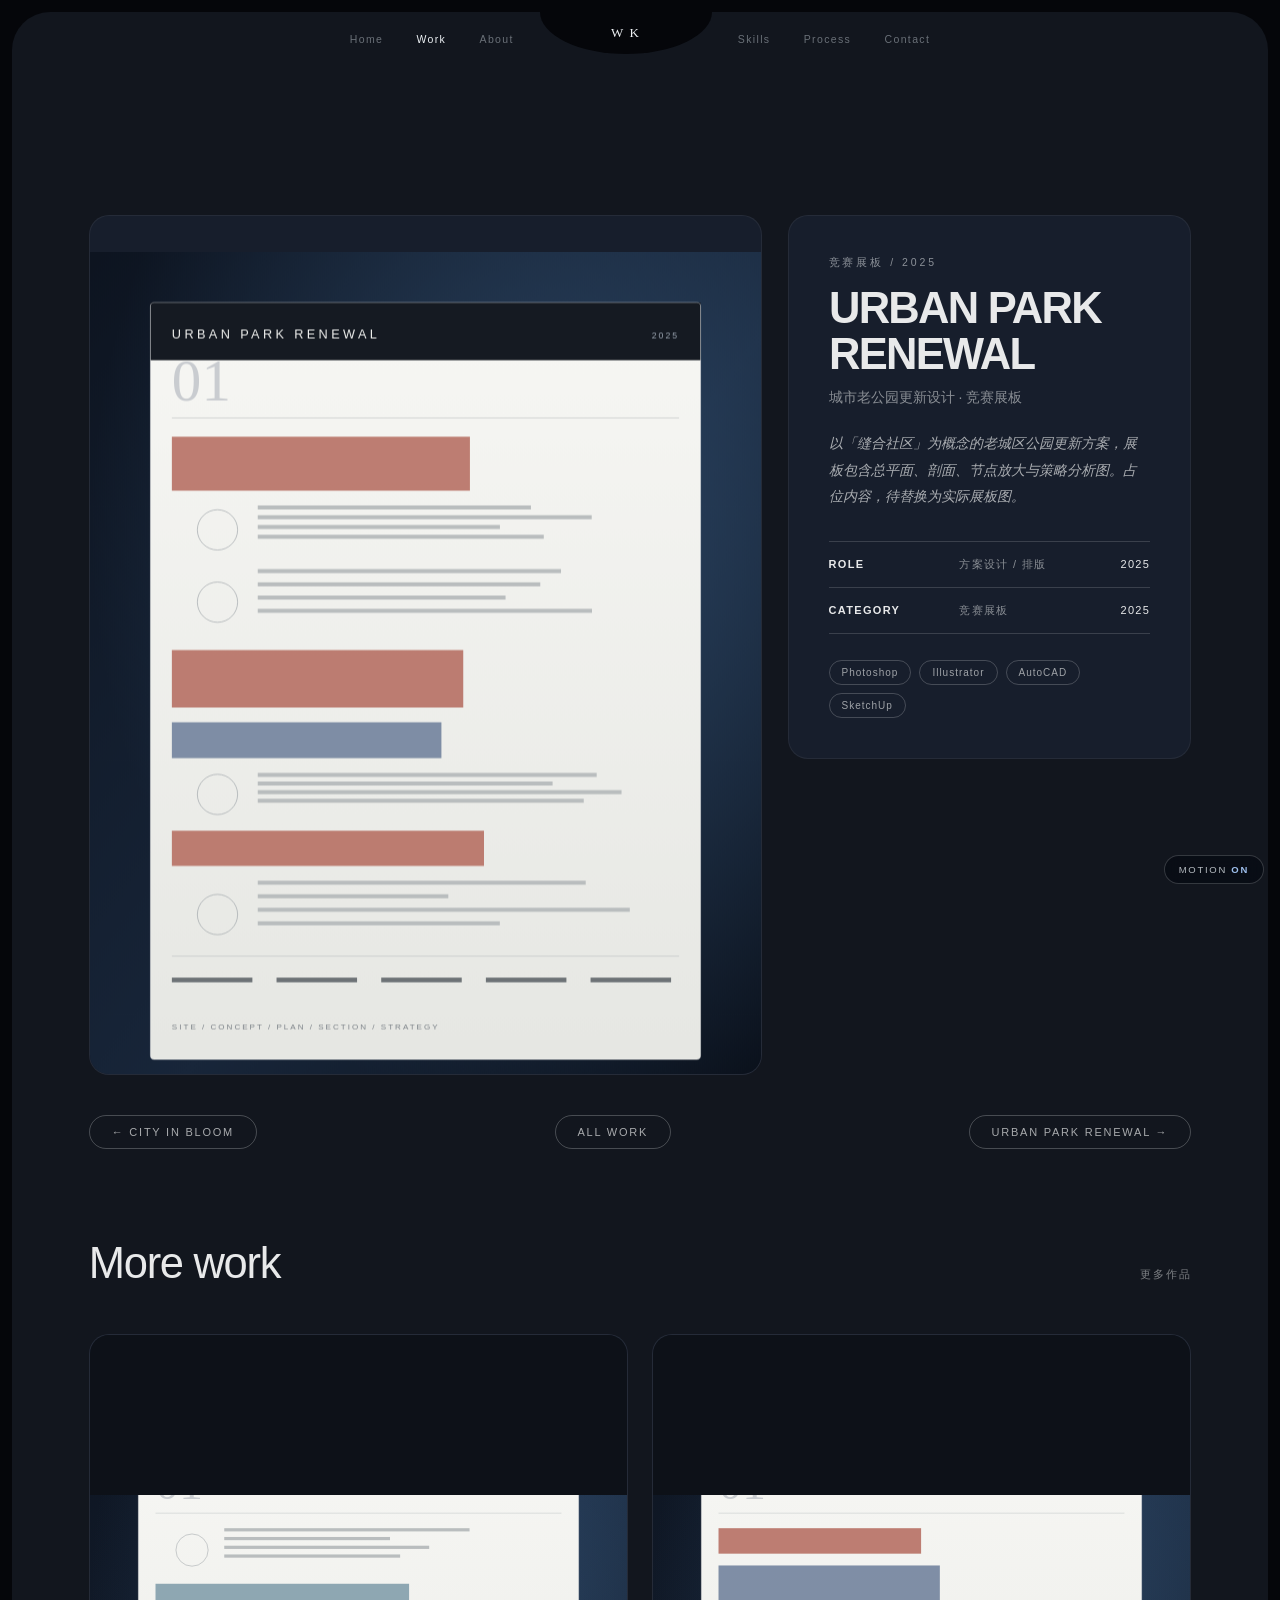
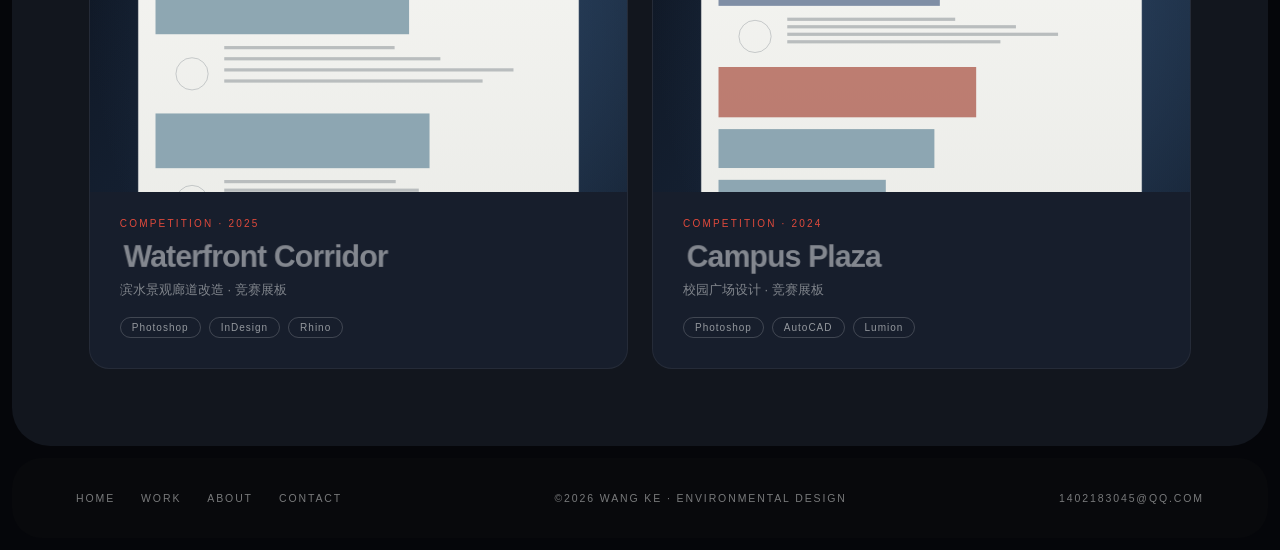
<file: work.html>
<!DOCTYPE html>
<html lang="zh-CN">
<head>
<meta charset="UTF-8">
<meta name="viewport" content="width=device-width, initial-scale=1">
<link rel="icon" href="data:,">
<title>作品详情 — Wang Ke 王柯</title>
<link rel="stylesheet" href="assets/style.css">
<link rel="stylesheet" href="assets/motion.css">
<script>document.documentElement.classList.add("js")</script>
</head>
<body>

<section class="sheet navy">
  <div class="sheet-inner" style="padding-top:14vh" id="detail"></div>
</section>

<footer class="footer">
  <div class="fl"><a href="index.html">Home</a><a href="works.html">Work</a><a href="about.html">About</a><a href="contact.html">Contact</a></div>
  <span>©2026 Wang Ke · Environmental Design</span>
  <span>1402183045@qq.com</span>
</footer>

<script src="assets/works.js"></script>
<script src="assets/app.js"></script>
<script src="assets/motion.js"></script>
</body>
</html>
</file>
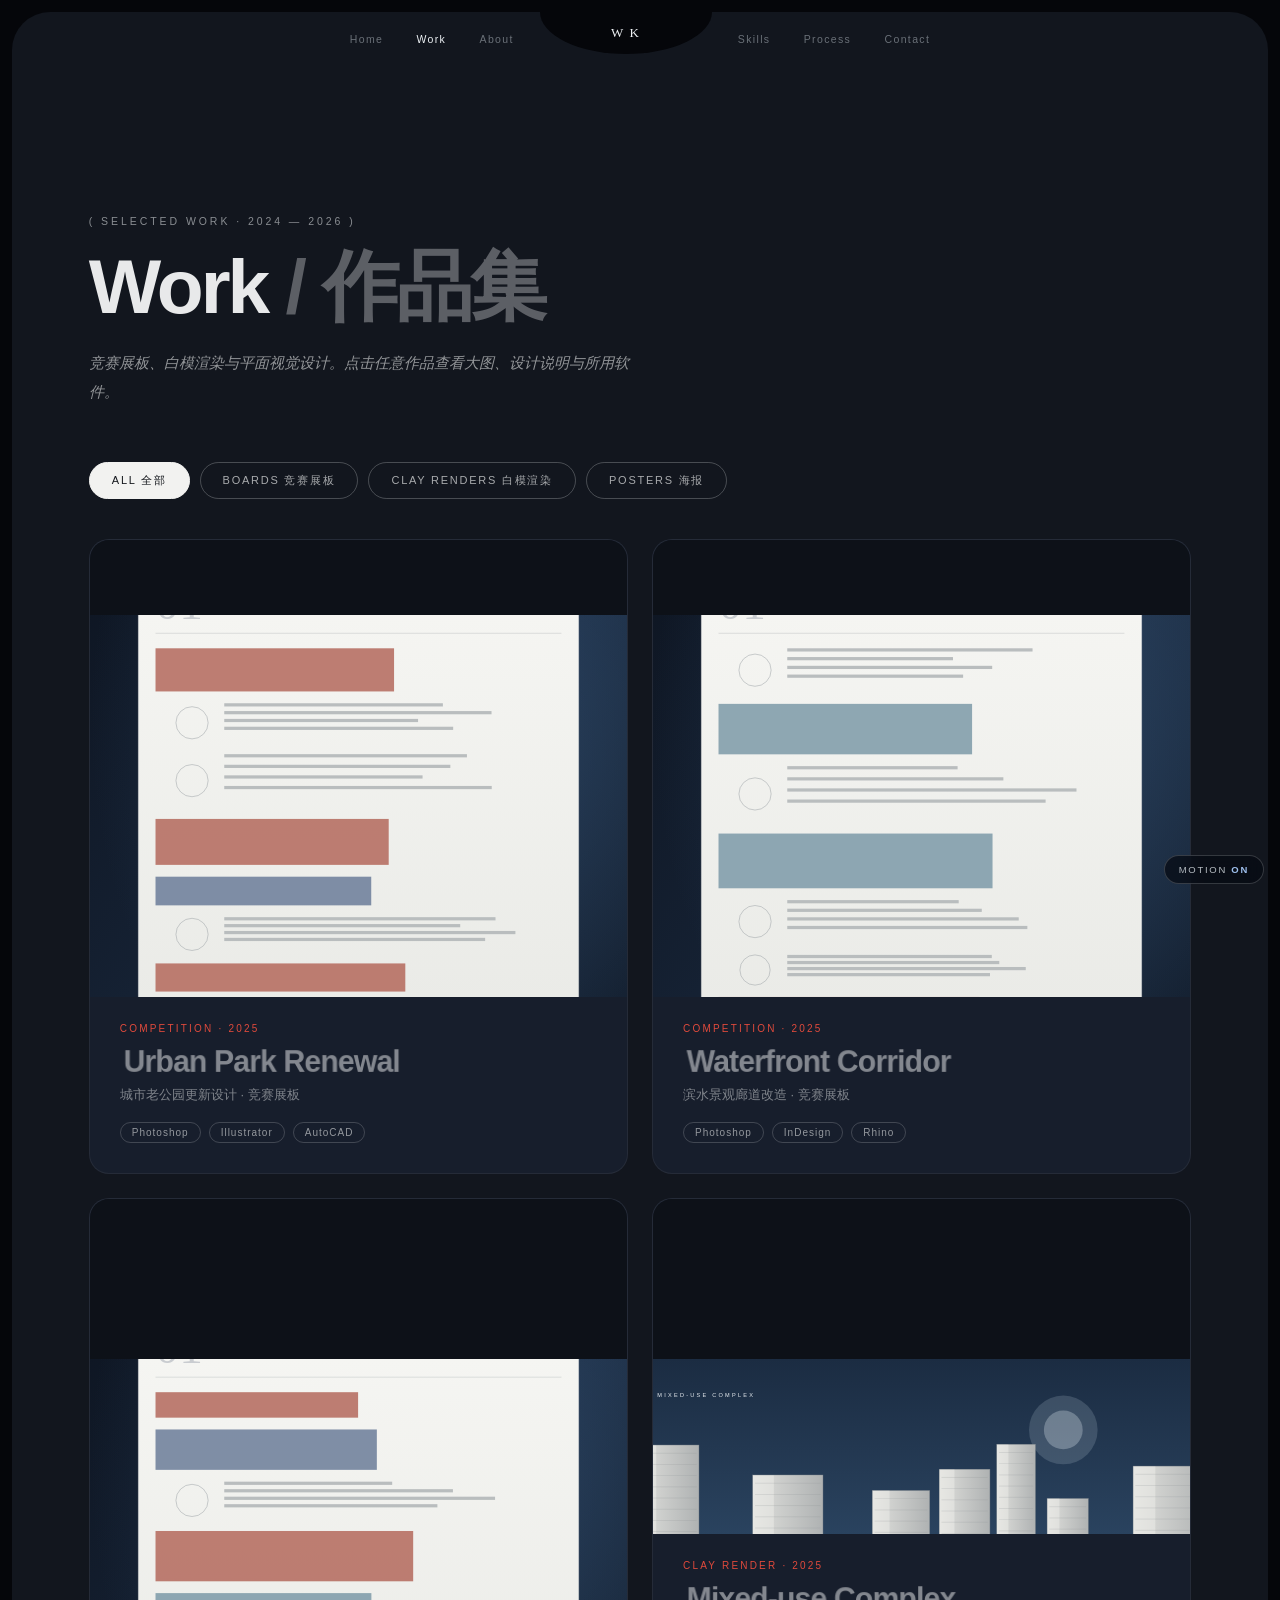
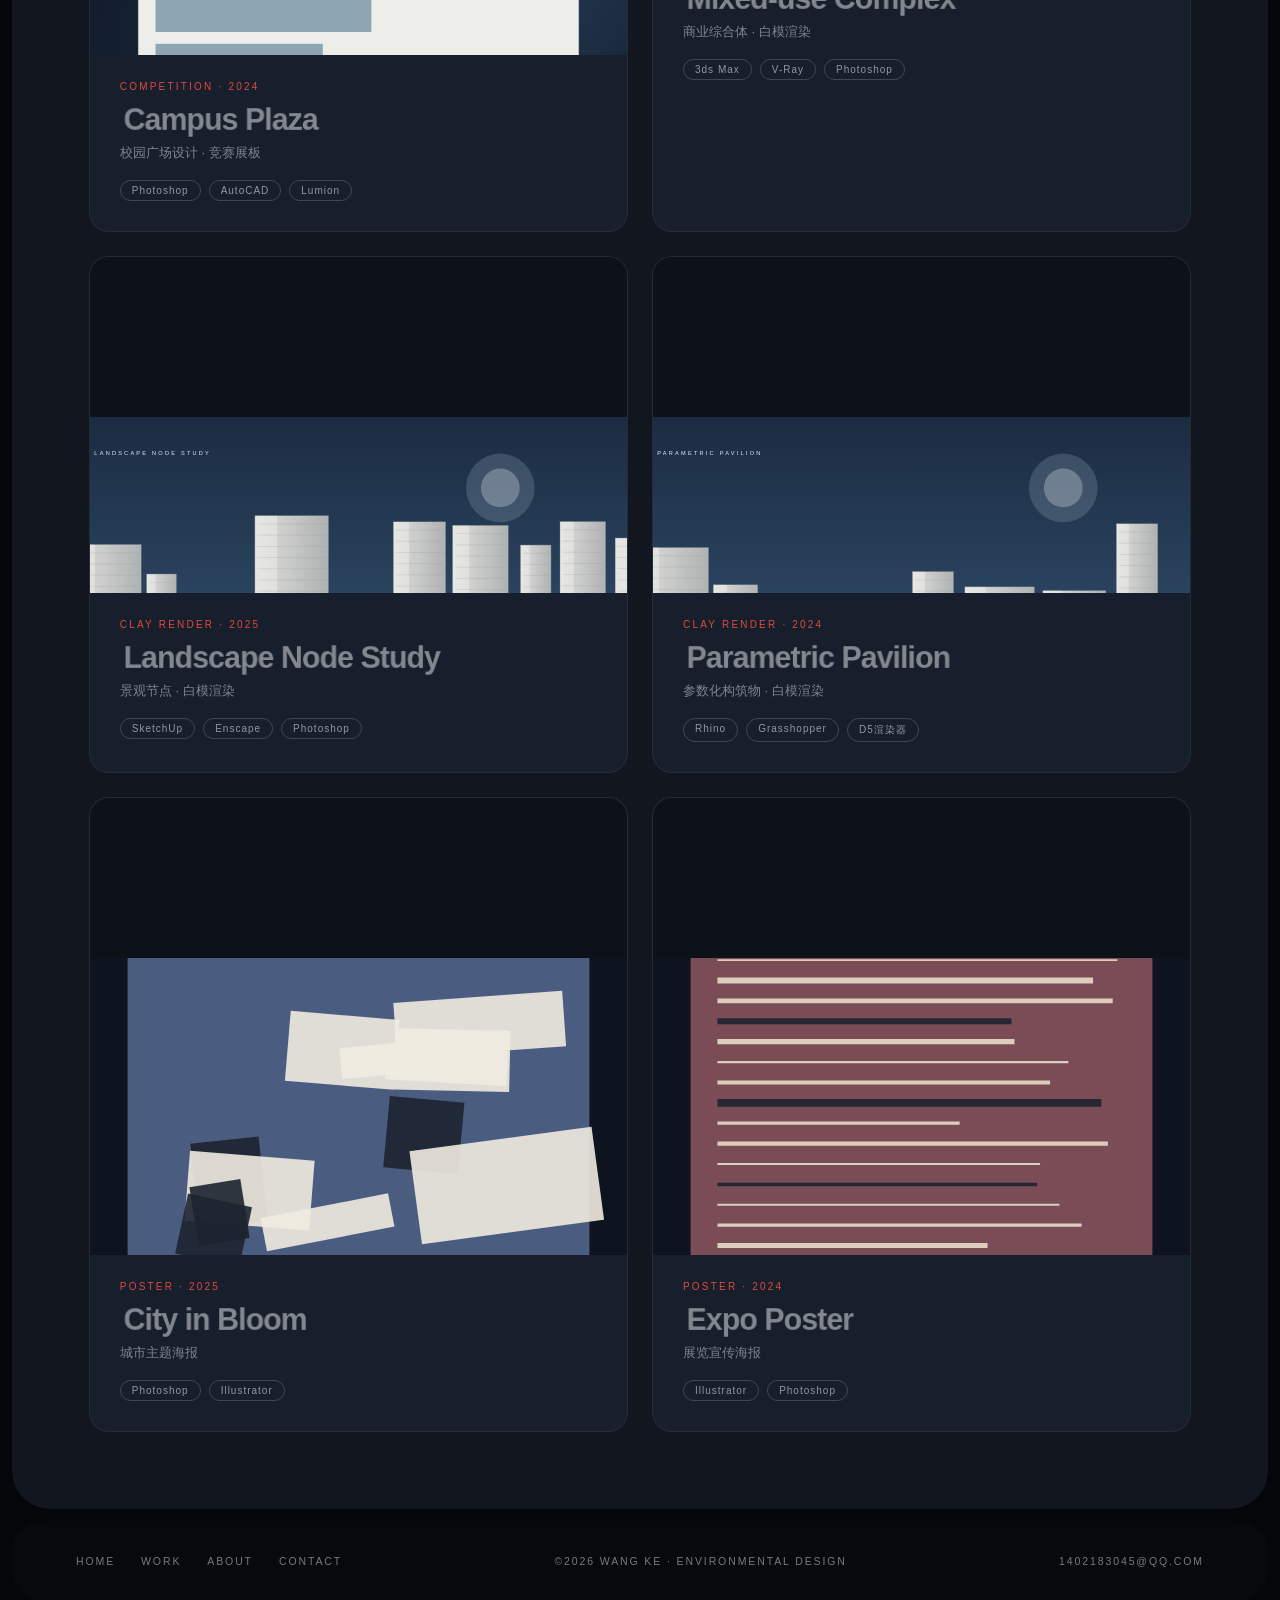
<file: works.html>
<!DOCTYPE html>
<html lang="zh-CN">
<head>
<meta charset="UTF-8">
<meta name="viewport" content="width=device-width, initial-scale=1">
<link rel="icon" href="data:,">
<title>Work 作品 — Wang Ke 王柯</title>
<link rel="stylesheet" href="assets/style.css">
<link rel="stylesheet" href="assets/motion.css">
<script>document.documentElement.classList.add("js")</script>
</head>
<body>

<section class="sheet navy">
  <div class="sheet-inner" style="padding-top:14vh">
    <div class="eyebrow light rv">( Selected work · 2024 — 2026 )</div>
    <h1 class="h-xl rv" style="margin:20px 0 24px">Work<span style="color:rgba(232,233,234,0.35)"> / 作品集</span></h1>
    <p class="rv" style="max-width:560px;font-family:var(--serif);font-style:italic;font-size:15px;line-height:1.9;color:rgba(232,233,234,0.6)">竞赛展板、白模渲染与平面视觉设计。点击任意作品查看大图、设计说明与所用软件。</p>
    <div class="filters rv" style="margin-top:56px">
      <button class="on" data-cat="all">All 全部</button>
      <button data-cat="board">Boards 竞赛展板</button>
      <button data-cat="render">Clay renders 白模渲染</button>
      <button data-cat="poster">Posters 海报</button>
    </div>
    <div class="work-grid" id="works-grid"></div>
  </div>
</section>

<footer class="footer">
  <div class="fl"><a href="index.html">Home</a><a href="works.html">Work</a><a href="about.html">About</a><a href="contact.html">Contact</a></div>
  <span>©2026 Wang Ke · Environmental Design</span>
  <span>1402183045@qq.com</span>
</footer>

<script src="assets/works.js"></script>
<script src="assets/app.js"></script>
<script src="assets/motion.js"></script>
</body>
</html>
</file>
<file: assets/style.css>
:root {
  --black: #05060a;
  --navy: #12161e;
  --navy-2: #171e2c;
  --navy-3: #1d2738;
  --paper: #f2f2f0;
  --paper-2: #e6e8ea;
  --ink: #14171c;
  --ink-soft: #4a4e55;
  --muted: #8d9096;
  --hair: rgba(20, 23, 28, 0.16);
  --hair-light: rgba(240, 240, 238, 0.16);
  --red: #e04a3c;
  --yellow: #f1d022;
  --sans: "Helvetica Neue", Helvetica, Arial, "PingFang SC", "Microsoft YaHei", sans-serif;
  --serif: Georgia, "Times New Roman", "Noto Serif SC", "Songti SC", "SimSun", serif;
}

* { margin: 0; padding: 0; box-sizing: border-box; }
html { scroll-behavior: smooth; }
body { background: var(--black); color: #e8e9ea; font-family: var(--sans); font-size: 16px; -webkit-font-smoothing: antialiased; }
a { color: inherit; text-decoration: none; }
img { display: block; max-width: 100%; }

/* signature notch */
.notch {
  position: fixed; top: 0; left: 50%; transform: translateX(-50%);
  width: 76px; height: 42px; border-radius: 0 0 40px 40px;
  background: var(--black); z-index: 120;
  display: flex; align-items: center; justify-content: center;
  font-family: var(--serif); font-size: 13px; letter-spacing: 0.12em; color: #f0f0ee;
  border: 1px solid rgba(255, 255, 255, 0.2); border-top: none;
}

/* tiny nav */
.mini-nav {
  position: absolute; top: 26px; left: 0; right: 0; z-index: 10;
  display: flex; justify-content: center; gap: 34px;
}
.mini-nav a { font-size: 11px; letter-spacing: 0.16em; text-transform: uppercase; color: rgba(235, 238, 241, 0.72); transition: color 0.25s; }
.mini-nav a:hover { color: #fff; }
.mini-nav.on-light a { color: rgba(20, 23, 28, 0.6); }
.mini-nav.on-light a:hover { color: var(--ink); }
.mini-nav a.on { color: #fff; }
.mini-nav.on-light a.on { color: var(--ink); }

/* sheets: full-bleed rounded panels */
.sheet {
  position: relative; margin: 12px; border-radius: 38px;
  min-height: calc(100vh - 24px); padding: clamp(40px, 6vw, 92px);
  overflow: hidden;
}
.sheet.light {
  background: linear-gradient(135deg, #ffffff 0%, #f4f5f5 38%, #e4e7ea 72%, #f8f8f7 100%);
  color: var(--ink);
}
.sheet.light::after {
  content: ""; position: absolute; width: 60vw; height: 60vw; right: -22vw; top: -26vw;
  background: radial-gradient(circle, rgba(180, 188, 198, 0.4), transparent 62%);
  pointer-events: none;
}
.sheet.dark { background: var(--black); }
.sheet.navy { background: var(--navy); }
.sheet.tight { min-height: auto; }

.sheet-inner { position: relative; z-index: 2; max-width: 1240px; margin: 0 auto; }

/* hero · 动态深海光晕（sea-glow.js 驱动，两层 CSS 渐变 + canvas 光晕团） */
.hero {
  background: #04101c;
  isolation: isolate;
}
.sea-base, .sea-base-2, .sea-canvas, .sea-vignette {
  position: absolute; inset: 0; width: 100%; height: 100%;
  pointer-events: none; z-index: 0;
}
/* 第一层：48s 一个来回的色相流转，颜色「很缓慢一直在渐变」
   配色约束：所有柔光都是 B>G>R 的深蓝 / 靛蓝，不含任何青绿色相 */
.sea-base {
  background-repeat: no-repeat;
  background-size: 140% 140%, 132% 132%, 138% 138%, 100% 100%;
  background-image:
    radial-gradient(ellipse 70% 62% at 22% 20%, rgba(24, 58, 130, 0.40), transparent 64%),
    radial-gradient(ellipse 62% 72% at 82% 76%, rgba(48, 52, 138, 0.36), transparent 66%),
    radial-gradient(ellipse 55% 50% at 60% 44%, rgba(26, 48, 116, 0.26), transparent 70%),
    linear-gradient(158deg, #04101c 0%, #071a33 40%, #0a1632 70%, #030a14 100%);
  animation: sgShift 48s ease-in-out infinite alternate;
}
/* 第二层：71s 周期，错拍叠加，看不出循环 */
.sea-base-2 {
  mix-blend-mode: screen; opacity: 0.42;
  background-repeat: no-repeat;
  background-size: 150% 150%, 128% 128%;
  background-image:
    radial-gradient(ellipse 58% 58% at 68% 30%, rgba(28, 62, 148, 0.26), transparent 68%),
    radial-gradient(ellipse 52% 60% at 24% 78%, rgba(38, 48, 126, 0.24), transparent 70%);
  animation: sgShift2 71s ease-in-out infinite alternate;
}
/* 只做 0°→+22° 的正向色相旋转：蓝(220)→靛蓝/蓝紫(242)，绝不往青绿方向走 */
@keyframes sgShift {
  0%   { filter: hue-rotate(0deg)   saturate(1.02) brightness(1.00); background-position: 0% 0%, 100% 100%, 50% 0%, 0 0; }
  50%  { filter: hue-rotate(12deg)  saturate(1.14) brightness(1.06); }
  100% { filter: hue-rotate(22deg)  saturate(1.06) brightness(1.02); background-position: 9% 7%, 87% 90%, 40% 12%, 0 0; }
}
@keyframes sgShift2 {
  0%   { filter: hue-rotate(16deg)  saturate(0.98); background-position: 100% 0%, 0% 100%; }
  100% { filter: hue-rotate(0deg)   saturate(1.14); background-position: 86% 12%, 14% 84%; }
}
.sea-vignette {
  background: radial-gradient(ellipse 78% 72% at 50% 44%, transparent 34%, rgba(1, 6, 13, 0.62) 100%);
}
@media (prefers-reduced-motion: reduce) {
  .sea-base, .sea-base-2 { animation: none; }
}
.hero .center-line {
  position: absolute; top: 48%; left: 8%; right: 8%; z-index: 2;
  display: flex; justify-content: space-between; gap: 20px;
  font-size: 11px; letter-spacing: 0.28em; text-transform: uppercase;
  color: rgba(233, 239, 245, 0.85);
}
.hero .center-line::before {
  content: ""; position: absolute; top: 50%; left: 0; right: 0; height: 1px;
  background: rgba(233, 239, 245, 0.18); z-index: -1;
}
.hero .center-line span { background: rgba(8, 16, 26, 0.35); padding: 0 14px; }
.hero .foot {
  position: absolute; bottom: 46px; left: 0; right: 0; text-align: center;
  font-size: 10.5px; line-height: 2; letter-spacing: 0.18em; text-transform: uppercase;
  color: rgba(233, 239, 245, 0.75);
}
.hero .foot small { display: block; margin-top: 10px; letter-spacing: 0.14em; color: rgba(233, 239, 245, 0.45); }
.hero .scroll-hint { position: absolute; bottom: 26px; left: 50%; transform: translateX(-50%); font-size: 10px; letter-spacing: 0.25em; color: rgba(233, 239, 245, 0.4); }

/* ===== 全站顶部：参考站首屏的中央半椭圆缺口 + 两侧极小混合大小写导航 ===== */
.topbar {
  position: absolute; z-index: 8; top: 0; left: 0; right: 0; height: 48px;
  display: flex; align-items: flex-start; justify-content: center; padding-top: 17px;
}
.top-nav { display: flex; align-items: center; gap: clamp(20px, 2.6vw, 40px); height: 20px; }
.top-nav a {
  font-size: 10.5px; font-weight: 500; letter-spacing: 0.13em;
  color: rgba(226, 236, 244, 0.42); transition: color 0.3s;
}
.top-nav a.on, .top-nav a:hover { color: rgba(245, 249, 252, 0.96); }
.top-notch {
  position: relative; width: 172px; height: 42px; margin: -17px 26px 0;
  background: var(--black); border-radius: 0 0 50% 50% / 0 0 100% 100%;
  display: flex; align-items: center; justify-content: center;
  font-family: var(--serif); font-size: 13px; letter-spacing: 0.12em; color: #eef1f4;
}
/* 浅色首屏（about / contact）：导航文字转深色 */
.topbar.on-light .top-nav a { color: rgba(20, 23, 28, 0.42); }
.topbar.on-light .top-nav a.on, .topbar.on-light .top-nav a:hover { color: var(--ink); }

/* ===== 首页首屏定稿排版：发丝线两侧全大写小字 + 底部三行小字 ===== */
.hero-inner {
  position: absolute; z-index: 5; left: 8%; right: 8%; top: 45%;
  will-change: transform, opacity; transform-origin: 50% 50%;
}
.hero-center-line {
  position: relative; display: flex; justify-content: space-between; gap: 20px;
  font-size: 10px; font-weight: 700; letter-spacing: 0.22em; text-transform: uppercase;
  color: rgba(240, 246, 250, 0.92);
}
.hero-center-line::before {
  content: ""; position: absolute; top: 50%; left: 0; right: 0; height: 1px;
  background: rgba(226, 238, 248, 0.17);
}
.hero-center-line span { position: relative; background: rgba(3, 12, 22, 0.35); padding: 0 16px; }
.hero-center-line i { font-style: normal; color: #93a9e6; letter-spacing: 0; }
.hero-foot {
  position: absolute; z-index: 5; bottom: 44px; left: 0; right: 0; text-align: center;
  font-size: 10px; font-weight: 700; line-height: 1.95; letter-spacing: 0.17em;
  text-transform: uppercase; color: rgba(232, 240, 247, 0.82);
  will-change: transform, opacity;
}
.hero-foot p:nth-child(2) {
  font-size: 9.5px; font-weight: 500; letter-spacing: 0.14em;
  color: rgba(232, 240, 247, 0.5); text-transform: none;
}
.hero-foot small {
  display: block; margin-top: 15px; font-size: 9.5px; font-weight: 600;
  letter-spacing: 0.14em; color: rgba(232, 240, 247, 0.48); text-transform: none;
  font-variant-numeric: tabular-nums;
}
@media (max-width: 760px) {
  .top-nav { gap: 14px; }
  .top-nav a { font-size: 9px; }
  .top-notch { width: 92px; margin-left: 14px; margin-right: 14px; }
  .hero-center-line { font-size: 8.5px; letter-spacing: 0.12em; }
  .hero-foot { font-size: 8.5px; letter-spacing: 0.1em; }
}

/* typography */
.eyebrow { font-size: 10.5px; letter-spacing: 0.28em; text-transform: uppercase; color: var(--muted); }
.eyebrow.light { color: rgba(235, 238, 241, 0.55); }
.eyebrow .num { color: var(--red); margin-right: 8px; }
.h-lg { font-size: clamp(30px, 3.6vw, 46px); line-height: 1.32; letter-spacing: -0.02em; font-weight: 500; }
.h-xl { font-size: clamp(38px, 6vw, 82px); line-height: 1.02; letter-spacing: -0.04em; font-weight: 600; }
.fade-text { background: linear-gradient(180deg, var(--ink) 0%, var(--ink) 48%, rgba(20, 23, 28, 0.28) 100%); -webkit-background-clip: text; background-clip: text; color: transparent; }
.serif { font-family: var(--serif); font-weight: 400; }
.italic { font-family: var(--serif); font-style: italic; color: var(--ink-soft); }
.tiny { font-size: 10.5px; letter-spacing: 0.16em; text-transform: uppercase; }
.tiny.dim { color: var(--muted); }

/* intro layout */
.intro-grid { display: grid; grid-template-columns: 160px 1fr; gap: 30px; align-items: start; padding-top: 12vh; }
.intro-grid .quote { max-width: 900px; }
.watermark {
  position: absolute; bottom: 6vh; left: 0; right: 0; text-align: center;
  font-family: var(--serif); font-size: clamp(46px, 8vw, 116px);
  color: rgba(20, 23, 28, 0.1); letter-spacing: 0.02em; pointer-events: none;
}
.watermark sup { font-family: var(--sans); font-size: 11px; letter-spacing: 0.2em; vertical-align: super; }

/* two-column editorial block */
.editorial { display: grid; grid-template-columns: 0.85fr 1.15fr; gap: clamp(30px, 6vw, 96px); }
.editorial .col h3 { font-size: clamp(24px, 2.6vw, 34px); font-weight: 500; letter-spacing: -0.02em; margin: 14px 0 18px; }
.editorial .col p { font-family: var(--serif); font-style: italic; font-size: 15px; line-height: 1.85; color: var(--ink-soft); max-width: 380px; }

/* hairline table rows */
.rows { margin-top: 0; }
.row {
  display: grid; grid-template-columns: 1.1fr 1fr 70px; gap: 20px; align-items: baseline;
  padding: 15px 0; border-bottom: 1px solid var(--hair);
  font-size: 11px; letter-spacing: 0.12em; text-transform: uppercase;
}
.row:first-child { border-top: 1px solid var(--hair); }
.row b { font-weight: 600; color: var(--ink); }
.row span { color: var(--ink-soft); }
.row em { font-style: normal; text-align: right; color: var(--ink); }
.rows.light .row { border-color: var(--hair-light); }
.rows.light .row b, .rows.light .row em { color: #e8e9ea; }
.rows.light .row span { color: rgba(232, 233, 234, 0.55); }

/* career serif list */
.career { list-style: none; text-align: center; padding: 4vh 0 8vh; }
.career li { font-family: var(--serif); font-size: clamp(26px, 3.6vw, 50px); line-height: 1.5; color: rgba(20, 23, 28, 0.22); position: relative; }
.career li.active { color: var(--ink); }
.career li sup { font-family: var(--sans); font-size: 9px; letter-spacing: 0.16em; color: var(--muted); margin-left: 14px; vertical-align: super; }

/* logo / capability grid */
.mark-grid { display: grid; grid-template-columns: repeat(4, 1fr); gap: 34px 20px; margin: 6vh 0 8vh; }
.mark-grid span { font-family: var(--serif); font-size: clamp(17px, 1.9vw, 26px); color: var(--ink); text-align: center; opacity: 0.82; }

/* project cards (cinematic) */
.section-label { display: flex; justify-content: space-between; align-items: baseline; gap: 20px; margin-bottom: 46px; }
.section-label h2 { font-size: clamp(28px, 3.4vw, 44px); font-weight: 500; letter-spacing: -0.03em; }
.section-label .tiny { color: rgba(232, 233, 234, 0.5); }
.on-light .section-label .tiny { color: var(--muted); }

.project {
  position: relative; background: var(--navy-2); border: 1px solid rgba(255, 255, 255, 0.06);
  border-radius: 22px; min-height: 500px; padding: 48px 52px; margin-bottom: 26px;
  display: flex; flex-direction: column; justify-content: flex-end; overflow: hidden;
  transition: border-color 0.35s, transform 0.35s;
}
.project:hover { border-color: rgba(255, 255, 255, 0.2); transform: translateY(-4px); }
.project::before {
  content: ""; position: absolute; inset: 0;
  background: radial-gradient(ellipse 60% 70% at 80% 20%, rgba(45, 68, 100, 0.5), transparent 70%);
  pointer-events: none;
}
.project > * { position: relative; z-index: 2; }
.project .client { color: var(--red); font-size: 11px; letter-spacing: 0.24em; text-transform: uppercase; margin-bottom: 16px; }
.project h3 {
  font-size: clamp(38px, 5.6vw, 78px); line-height: 0.98; letter-spacing: -0.045em;
  font-weight: 700; text-transform: uppercase; max-width: 52%; color: #f2f3f4;
}
.project .meta { display: flex; gap: 44px; flex-wrap: wrap; margin-top: 26px; font-size: 10px; letter-spacing: 0.18em; text-transform: uppercase; color: rgba(232, 233, 234, 0.55); }
.project .meta b { display: block; color: rgba(232, 233, 234, 0.9); font-weight: 600; margin-top: 5px; }
.project .desc { max-width: 480px; margin-top: 20px; font-size: 10.5px; line-height: 1.9; letter-spacing: 0.1em; color: rgba(232, 233, 234, 0.5); text-transform: uppercase; }
.project .still {
  position: absolute; z-index: 1; right: -3%; top: 12%; width: 52%;
  border-radius: 10px; overflow: hidden; box-shadow: 0 30px 70px rgba(0, 0, 0, 0.5);
  transform: rotate(-5deg); transition: transform 0.6s;
}
.project:hover .still { transform: rotate(-2deg) translateY(-6px); }
.project .still img { width: 100%; height: 100%; object-fit: cover; }
.project .ribbon {
  position: absolute; z-index: 3; right: 0; top: 18%; width: 8px; height: 90px; background: var(--yellow);
  border-radius: 4px 0 0 4px;
}
.project .laurel { display: flex; gap: 18px; margin-bottom: 22px; }
.project .laurel i { font-style: normal; font-family: var(--serif); font-size: 10px; letter-spacing: 0.08em; color: rgba(232, 233, 234, 0.6); border: 1px solid rgba(255,255,255,0.18); border-radius: 50%; width: 62px; height: 62px; display: flex; align-items: center; justify-content: center; text-align: center; line-height: 1.3; }

/* pills / filters / buttons */
.filters { display: flex; gap: 10px; flex-wrap: wrap; margin: 0 0 40px; }
.filters button, .pill {
  padding: 10px 22px; border-radius: 999px; font-size: 11px; letter-spacing: 0.16em; text-transform: uppercase;
  background: transparent; border: 1px solid rgba(232, 233, 234, 0.25); color: rgba(232, 233, 234, 0.7); cursor: pointer;
  transition: all 0.25s;
}
.filters button:hover { color: #fff; border-color: rgba(232, 233, 234, 0.5); }
.filters button.on { background: #f2f2f0; color: var(--ink); border-color: #f2f2f0; }
.btn-dark, .btn-light {
  display: inline-flex; align-items: center; gap: 12px; padding: 13px 24px; border-radius: 999px;
  font-size: 11px; letter-spacing: 0.16em; text-transform: uppercase; transition: transform 0.25s, opacity 0.25s;
}
.btn-dark { background: var(--black); color: #f2f2f0; }
.btn-light { background: #f2f2f0; color: var(--ink); }
.btn-dark:hover, .btn-light:hover { transform: translateY(-2px); opacity: 0.9; }
.cta-bar {
  display: flex; align-items: center; justify-content: space-between; gap: 20px;
  background: #fff; border-radius: 999px; padding: 14px 16px 14px 30px; margin-top: 8vh;
  box-shadow: 0 18px 40px rgba(20, 23, 28, 0.13);
}
.cta-bar span { font-size: 11px; letter-spacing: 0.18em; text-transform: uppercase; color: var(--ink); }

/* works grid (editorial cards) */
.work-grid { display: grid; grid-template-columns: repeat(2, 1fr); gap: 24px; }
.work-tile {
  background: var(--navy-2); border: 1px solid rgba(255, 255, 255, 0.06); border-radius: 20px;
  overflow: hidden; transition: transform 0.35s, border-color 0.35s; display: flex; flex-direction: column;
}
.work-tile:hover { transform: translateY(-5px); border-color: rgba(255, 255, 255, 0.22); }
.work-tile .shot { aspect-ratio: 16 / 10; overflow: hidden; background: #0d1118; }
.work-tile.tall .shot { aspect-ratio: 4 / 3.4; }
.work-tile .shot img { width: 100%; height: 100%; object-fit: cover; transition: transform 0.6s; }
.work-tile:hover .shot img { transform: scale(1.04); }
.work-tile .cap { padding: 26px 30px 30px; }
.work-tile .cap .k { font-size: 10px; letter-spacing: 0.22em; text-transform: uppercase; color: var(--red); }
.work-tile .cap h3 { font-size: clamp(22px, 2.4vw, 32px); font-weight: 600; letter-spacing: -0.03em; margin: 10px 0 6px; color: #f0f1f2; }
.work-tile .cap .zh { font-size: 13px; color: rgba(232, 233, 234, 0.5); }
.work-tile .cap .tools { margin-top: 18px; display: flex; gap: 8px; flex-wrap: wrap; }
.work-tile .cap .tools i { font-style: normal; font-size: 10px; letter-spacing: 0.1em; border: 1px solid rgba(255,255,255,0.18); padding: 4px 11px; border-radius: 999px; color: rgba(232,233,234,0.6); }

/* detail */
.detail-grid { display: grid; grid-template-columns: 1.25fr 0.75fr; gap: 26px; align-items: start; }
.detail-figure { border-radius: 20px; overflow: hidden; background: var(--navy-2); border: 1px solid rgba(255,255,255,0.06); }
.detail-figure img { width: 100%; }
.detail-card { background: var(--navy-2); border: 1px solid rgba(255,255,255,0.06); border-radius: 20px; padding: 40px; }
.detail-card h1 { font-size: clamp(30px, 3.4vw, 48px); font-weight: 600; letter-spacing: -0.04em; line-height: 1.05; text-transform: uppercase; }
.detail-card .zh { font-size: 14px; color: rgba(232,233,234,0.55); margin: 12px 0 24px; }
.detail-card p { font-family: var(--serif); font-style: italic; font-size: 14px; line-height: 1.9; color: rgba(232,233,234,0.7); }
.detail-nav { display: flex; justify-content: space-between; gap: 16px; margin-top: 40px; flex-wrap: wrap; }

/* skills */
.skill-grid { display: grid; grid-template-columns: repeat(2, 1fr); gap: 0 60px; }
.skill { padding: 18px 0 14px; border-bottom: 1px solid var(--hair); }
.skill .r { display: flex; justify-content: space-between; align-items: baseline; font-size: 12px; letter-spacing: 0.12em; text-transform: uppercase; margin-bottom: 10px; }
.skill .r b { font-weight: 600; }
.skill .r span { color: var(--muted); font-size: 10.5px; }
.skill .bar { height: 3px; background: rgba(20, 23, 28, 0.13); border-radius: 99px; overflow: hidden; }
.skill .bar i { display: block; height: 100%; width: 0; background: var(--ink); transition: width 1.1s cubic-bezier(0.2, 0.7, 0.2, 1); }

/* contact rows */
.contact-list { margin-top: 8vh; }
.contact-list .ci { display: grid; grid-template-columns: 130px 1fr; gap: 20px; padding: 22px 0; border-bottom: 1px solid var(--hair); align-items: baseline; }
.contact-list .ci:first-child { border-top: 1px solid var(--hair); }
.contact-list .ci .k { font-size: 10.5px; letter-spacing: 0.2em; text-transform: uppercase; color: var(--muted); }
.contact-list .ci .v { font-size: clamp(20px, 2.6vw, 32px); letter-spacing: -0.02em; word-break: break-all; }

/* footer */
.footer { margin: 12px; border-radius: 30px; background: #08090c; padding: 34px clamp(28px, 5vw, 70px); display: flex; justify-content: space-between; gap: 20px; flex-wrap: wrap; }
.footer .fl { display: flex; gap: 26px; flex-wrap: wrap; }
.footer a, .footer span { font-size: 10.5px; letter-spacing: 0.18em; text-transform: uppercase; color: rgba(232, 233, 234, 0.5); }
.footer a:hover { color: #fff; }

/* reveal */
.rv { transition: opacity 0.8s ease, transform 0.8s cubic-bezier(0.2, 0.7, 0.2, 1); }
html.js .rv { opacity: 0; transform: translateY(30px); }
html.js .rv.in { opacity: 1; transform: none; }

@media (max-width: 900px) {
  .intro-grid, .editorial, .detail-grid { grid-template-columns: 1fr; }
  .project h3 { max-width: 100%; }
  .project .still { position: relative; width: 100%; right: auto; top: auto; transform: none; margin-bottom: 26px; order: -1; }
  .project { min-height: auto; }
  .work-grid, .skill-grid, .mark-grid { grid-template-columns: repeat(2, 1fr); }
  .row { grid-template-columns: 1fr 1fr 54px; }
}
@media (max-width: 600px) {
  .sheet { border-radius: 26px; padding: 32px 24px; }
  .work-grid, .skill-grid, .mark-grid { grid-template-columns: 1fr; }
  .mini-nav { gap: 14px; }
  .mini-nav a { font-size: 9.5px; letter-spacing: 0.1em; }
  .hero .center-line { flex-direction: column; gap: 10px; align-items: center; }
  .hero .center-line::before { display: none; }
}
</file>
<file: assets/motion.css>
/* motion.css — 全站滚动动效公共样式（配合 assets/motion.js）
   从单页样张提炼：滚动联动 + 惯性滚动 + 可关闭开关，不含监视器 HUD */
html { scroll-behavior: auto !important; }
body { overflow-x: hidden; }

/* 联动元素由 motion.js 每帧写 inline style，禁用 transition 才能跟手 */
[data-m] { will-change: transform, opacity; }
[data-m], [data-m].rv { transition: none !important; }
/* 兜底：即使动效脚本没跑，带 .rv 的联动元素也必须可见 */
html.js [data-m].rv { opacity: 1; transform: none; }

/* 逐行渐隐的正文行 */
.ln { display: block; }

/* 右下角低调的动效开关（正式版替代样张监视器） */
.motion-toggle {
  position: fixed; right: 16px; bottom: 16px; z-index: 150;
  background: rgba(6, 10, 18, 0.72); border: 1px solid rgba(255, 255, 255, 0.18);
  border-radius: 999px; padding: 8px 14px; color: rgba(233, 239, 245, 0.78);
  font-size: 9.5px; letter-spacing: 0.18em; text-transform: uppercase;
  cursor: pointer; backdrop-filter: blur(8px);
  transition: color 0.25s, border-color 0.25s;
}
.motion-toggle:hover { border-color: rgba(255, 255, 255, 0.5); color: #fff; }
.motion-toggle b { color: #9fc0ee; font-weight: 600; }
.motion-toggle[aria-pressed="false"] b { color: #e0a09a; }

/* 关闭动效：所有联动元素归位到静态可见状态，背景渐变停在当前颜色帧 */
body.motion-off [data-m] { opacity: 1 !important; transform: none !important; }
body.motion-off .sea-base, body.motion-off .sea-base-2 { animation-play-state: paused; }

@media (prefers-reduced-motion: reduce) {
  .sea-base, .sea-base-2 { animation: none; }
}
@media (max-width: 600px) {
  .motion-toggle { right: 10px; bottom: 10px; padding: 7px 11px; font-size: 9px; }
}
</file>
<file: assets/motion-demo.css>
/* motion-demo.css — 动效样张专用样式，仅 motion-demo.html 引用，不影响正式页面 */
html { scroll-behavior: auto !important; }
body { overflow-x: hidden; }

/* ---------- hero：深海梦幻 · 照抄参考站首屏排版 ---------- */
#md-hero {
  min-height: calc(100vh - 24px);
  background: #04101c;              /* 覆盖 style.css 的旧深蓝渐变 */
  isolation: isolate;
}
.md-sea, .md-sea-2, .md-glow, .md-vignette {
  position: absolute; inset: 0; width: 100%; height: 100%; pointer-events: none;
}
/* 第一层：深海底色 + 深蓝 / 靛蓝 / 蓝紫的多团柔光，48s 一个来回，色相持续缓慢流转
   配色约束：全程不含青绿，只在 hue 206–258 的深蓝→靛紫区间 */
/* 样张自带首屏导航；app.js 会注入正式站的固定缺口与 mini-nav，隐藏避免重叠 */
body > .notch, #md-hero > .mini-nav { display: none !important; }

.md-sea {
  z-index: 0; background-repeat: no-repeat;
  background-size: 140% 140%, 132% 132%, 138% 138%, 100% 100%;
  background-image:
    radial-gradient(ellipse 70% 62% at 22% 20%, rgba(24, 58, 130, 0.40), transparent 64%),
    radial-gradient(ellipse 62% 72% at 82% 76%, rgba(48, 52, 138, 0.36), transparent 66%),
    radial-gradient(ellipse 55% 50% at 60% 44%, rgba(26, 48, 116, 0.26), transparent 70%),
    linear-gradient(158deg, #04101c 0%, #071a33 40%, #0a1632 70%, #030a14 100%);
  animation: seaShift 48s ease-in-out infinite alternate;
}
/* 第二层：71s 周期，与第一层错拍叠加，形成「一直在变、看不出循环」的色相流动 */
.md-sea-2 {
  z-index: 0; mix-blend-mode: screen; opacity: 0.42;
  background-repeat: no-repeat;
  background-size: 150% 150%, 128% 128%;
  background-image:
    radial-gradient(ellipse 58% 58% at 68% 30%, rgba(28, 62, 148, 0.26), transparent 68%),
    radial-gradient(ellipse 52% 60% at 24% 78%, rgba(38, 48, 126, 0.24), transparent 70%);
  animation: seaShift2 71s ease-in-out infinite alternate;
}
/* 只做正向色相旋转：蓝→靛蓝/蓝紫，绝不往青绿方向走 */
@keyframes seaShift {
  0%   { filter: hue-rotate(0deg)  saturate(1.02) brightness(1.00); background-position: 0% 0%, 100% 100%, 50% 0%, 0 0; }
  50%  { filter: hue-rotate(12deg) saturate(1.14) brightness(1.06); }
  100% { filter: hue-rotate(22deg) saturate(1.06) brightness(1.02); background-position: 9% 7%, 87% 90%, 40% 12%, 0 0; }
}
@keyframes seaShift2 {
  0%   { filter: hue-rotate(16deg) saturate(0.98); background-position: 100% 0%, 0% 100%; }
  100% { filter: hue-rotate(0deg)  saturate(1.14); background-position: 86% 12%, 14% 84%; }
}
.md-glow { z-index: 1; }
.md-vignette {
  z-index: 2;
  background: radial-gradient(ellipse 78% 72% at 50% 44%, transparent 34%, rgba(1, 6, 13, 0.62) 100%);
}
/* 关闭动效时连背景渐变也停下，但保留当前颜色帧 */
body.motion-off .md-sea, body.motion-off .md-sea-2 { animation-play-state: paused; }

/* 顶部：黑色圆形缺口 + 两侧极小混合大小写导航 */
.md-topbar {
  position: absolute; z-index: 6; top: 0; left: 0; right: 0; height: 48px;
  display: flex; align-items: flex-start; justify-content: center; padding-top: 17px;
}
.md-nav { display: flex; align-items: center; gap: clamp(20px, 2.6vw, 40px); height: 20px; }
.md-nav a {
  font-size: 10.5px; font-weight: 500; letter-spacing: 0.13em;
  color: rgba(226, 236, 244, 0.42); transition: color 0.3s;
}
.md-nav a.on, .md-nav a:hover { color: rgba(245, 249, 252, 0.96); }
.md-notch {
  position: relative; width: 172px; height: 42px; margin: -17px 26px 0;
  background: var(--black); border-radius: 0 0 50% 50% / 0 0 100% 100%;
  display: flex; align-items: center; justify-content: center;
  font-family: var(--serif); font-size: 13px; letter-spacing: 0.12em; color: #eef1f4;
}

/* 中部：发丝线 + 两侧全大写粗体小字（参考站 GRAHAM MCDONNELL / CREATIVE DIRECTOR ▌ APPLE） */
.md-hero-inner {
  position: absolute; z-index: 5; left: 8%; right: 8%; top: 45%;
  will-change: transform, opacity; transform-origin: 50% 50%;
}
.md-center-line {
  position: relative; display: flex; justify-content: space-between; gap: 20px;
  font-size: 10px; font-weight: 700; letter-spacing: 0.22em; text-transform: uppercase;
  color: rgba(240, 246, 250, 0.92);
}
.md-center-line::before {
  content: ""; position: absolute; top: 50%; left: 0; right: 0; height: 1px;
  background: rgba(226, 238, 248, 0.17);
}
.md-center-line span { position: relative; background: rgba(3, 12, 22, 0.35); padding: 0 16px; }
.md-center-line i { font-style: normal; color: #93a9e6; letter-spacing: 0; }

/* 底部：三行小字 + 实时时间（参考站 ©2025 LONDON, UK 上午11:55） */
.md-hero-foot {
  position: absolute; z-index: 5; bottom: 44px; left: 0; right: 0; text-align: center;
  font-size: 10px; font-weight: 700; line-height: 1.95; letter-spacing: 0.17em;
  text-transform: uppercase; color: rgba(232, 240, 247, 0.82);
  will-change: transform, opacity;
}
.md-hero-foot p:nth-child(2) {
  font-size: 9.5px; font-weight: 500; letter-spacing: 0.14em;
  color: rgba(232, 240, 247, 0.5); text-transform: none;
}
.md-hero-foot small {
  display: block; margin-top: 15px; font-size: 9.5px; font-weight: 600;
  letter-spacing: 0.14em; color: rgba(232, 240, 247, 0.48); text-transform: none;
  font-variant-numeric: tabular-nums;
}
.md-badge {
  position: absolute; left: 32px; bottom: 28px; z-index: 3;
  font-size: 10px; letter-spacing: 0.22em; text-transform: uppercase;
  color: rgba(233, 239, 245, 0.32);
}
@media (max-width: 760px) {
  .md-nav { gap: 14px; }
  .md-nav a { font-size: 9px; }
  .md-notch { width: 92px; margin-left: 14px; margin-right: 14px; }
  .md-center-line { font-size: 8.5px; letter-spacing: 0.12em; }
  .md-hero-foot { font-size: 8.5px; letter-spacing: 0.1em; }
}

/* ---------- intro: line-by-line fade ---------- */
#md-intro { min-height: 108vh; }
.md-lines { max-width: 940px; margin: 12vh auto 0; padding-bottom: 16vh; }
.md-line {
  font-family: var(--serif); font-size: clamp(23px, 3.3vw, 45px); line-height: 1.52;
  letter-spacing: -0.01em; color: var(--ink); will-change: opacity;
}
.md-line .num { font-family: var(--sans); font-size: 10px; letter-spacing: 0.2em; color: var(--red); vertical-align: super; margin-right: 14px; }

/* ---------- zoom stage ---------- */
#md-zoom {
  min-height: 150vh; display: flex; flex-direction: column;
  justify-content: center; align-items: center; overflow: hidden;
}
.md-zoom-cap {
  text-align: center; z-index: 3; position: relative;
  margin-bottom: clamp(230px, 32vh, 360px);
}
.md-zoom-cap h2 { font-size: clamp(30px, 4.4vw, 62px); font-weight: 500; letter-spacing: -0.04em; margin-top: 14px; color: #eef1f4; }
.md-zoom-cap p { font-family: var(--serif); font-style: italic; font-size: 14px; color: rgba(232, 233, 234, 0.5); margin-top: 12px; }
.md-zoom-figure {
  width: min(78vw, 1020px); aspect-ratio: 16 / 9; border-radius: 14px; overflow: hidden;
  will-change: transform, opacity; box-shadow: 0 40px 90px rgba(0, 0, 0, 0.55);
  border: 1px solid rgba(255, 255, 255, 0.1);
}
.md-zoom-figure img { width: 100%; height: 100%; object-fit: cover; }

/* ---------- work cards: parallax + reveal ---------- */
#md-works { padding-bottom: 12vh; }
.md-cards { display: grid; gap: 26px; }
.md-card {
  position: relative; min-height: 500px; padding: 48px 52px; border-radius: 22px;
  background: var(--navy-2); border: 1px solid rgba(255, 255, 255, 0.07);
  display: flex; flex-direction: column; justify-content: flex-end; overflow: hidden;
  transition: border-color 0.35s, transform 0.35s;
}
.md-card:hover { border-color: rgba(255, 255, 255, 0.24); transform: translateY(-4px); }
.md-card::before {
  content: ""; position: absolute; inset: 0;
  background: radial-gradient(ellipse 60% 70% at 80% 20%, rgba(45, 68, 100, 0.5), transparent 70%);
  pointer-events: none;
}
.md-shot {
  position: absolute; z-index: 1; right: -3%; top: 4%; width: 52%; height: 82%;
  border-radius: 10px; overflow: hidden; box-shadow: 0 30px 70px rgba(0, 0, 0, 0.5);
  transform: rotate(-4deg); transition: transform 0.6s;
}
.md-card:hover .md-shot { transform: rotate(-1.5deg); }
.md-shot img {
  width: 100%; height: 124%; object-fit: cover; margin-top: -12%;
  will-change: transform; transition: filter 0.5s;
}
.md-card:hover .md-shot img { filter: brightness(1.08); }
.md-copy { position: relative; z-index: 2; max-width: 52%; will-change: transform, opacity; transform-origin: 0 100%; }
.md-copy .k { color: var(--red); font-size: 11px; letter-spacing: 0.24em; text-transform: uppercase; margin-bottom: 16px; }
.md-copy h3 { font-size: clamp(34px, 4.8vw, 68px); line-height: 0.98; letter-spacing: -0.045em; font-weight: 700; text-transform: uppercase; color: #f2f3f4; }
.md-copy .zh { font-size: 13px; color: rgba(232, 233, 234, 0.55); margin-top: 14px; }
.md-copy .meta { display: flex; gap: 36px; flex-wrap: wrap; margin-top: 24px; font-size: 10px; letter-spacing: 0.16em; text-transform: uppercase; color: rgba(232, 233, 234, 0.5); }
.md-copy .meta b { display: block; color: rgba(232, 233, 234, 0.9); font-weight: 600; margin-top: 5px; }
.md-ribbon { position: absolute; z-index: 3; right: 0; top: 18%; width: 8px; height: 90px; background: var(--yellow); border-radius: 4px 0 0 4px; }

/* ---------- CTA ---------- */
#md-cta { min-height: 62vh; display: flex; align-items: center; }
#md-cta .sheet-inner { width: 100%; }
#md-cta .cta-bar { margin-top: 0; will-change: transform, opacity; }

/* ---------- HUD (样张专用监视器) ---------- */
.md-hud {
  position: fixed; right: 18px; bottom: 18px; z-index: 200; width: 216px;
  background: rgba(7, 9, 13, 0.88); border: 1px solid rgba(255, 255, 255, 0.15);
  border-radius: 14px; padding: 13px 14px 11px; color: #e8e9ea;
  font-family: var(--sans); box-shadow: 0 16px 44px rgba(0, 0, 0, 0.4);
}
.md-hud-top { display: flex; align-items: center; justify-content: space-between; gap: 8px; padding-bottom: 11px; border-bottom: 1px solid rgba(255, 255, 255, 0.12); }
.md-toggle {
  background: transparent; border: 1px solid rgba(255, 255, 255, 0.28); border-radius: 999px;
  padding: 7px 12px; color: #e8e9ea; font-size: 10px; letter-spacing: 0.16em;
  text-transform: uppercase; cursor: pointer; transition: all 0.25s;
}
.md-toggle:hover { border-color: rgba(255, 255, 255, 0.6); }
.md-toggle b { color: #8fd6a8; font-weight: 600; }
.md-toggle[aria-pressed="false"] b { color: #e08b82; }
.md-y { font-size: 10px; letter-spacing: 0.1em; color: rgba(232, 233, 234, 0.55); font-variant-numeric: tabular-nums; }
.md-bars { padding-top: 10px; display: grid; gap: 7px; }
.md-bar-row { display: grid; grid-template-columns: 62px 1fr 30px; gap: 7px; align-items: center; font-size: 10px; letter-spacing: 0.04em; color: rgba(232, 233, 234, 0.62); }
.md-bar-row .track { height: 3px; background: rgba(255, 255, 255, 0.13); border-radius: 99px; overflow: hidden; }
.md-bar-row .track i { display: block; height: 100%; width: 0%; background: #7fb2e5; border-radius: 99px; }
.md-bar-row .v { text-align: right; color: rgba(232, 233, 234, 0.8); font-variant-numeric: tabular-nums; }
.md-note { margin-top: 10px; padding-top: 9px; border-top: 1px solid rgba(255, 255, 255, 0.12); font-size: 9px; letter-spacing: 0.08em; color: rgba(232, 233, 234, 0.38); line-height: 1.6; }

@media (max-width: 900px) {
  .md-copy, .md-shot { max-width: 100%; width: 100%; position: relative; right: auto; top: auto; }
  .md-card { min-height: auto; }
  .md-shot { height: 280px; transform: none; margin-bottom: 22px; }
  .md-hud { width: 184px; right: 10px; bottom: 10px; }
}
/* 关闭动效时，所有联动元素归位到静态最终状态，避免内容不可见 */
body.motion-off [data-m] { opacity: 1 !important; transform: none !important; }

@media (prefers-reduced-motion: reduce) {
  .md-card, .md-shot, .md-shot img { transition: none !important; }
}
</file>
